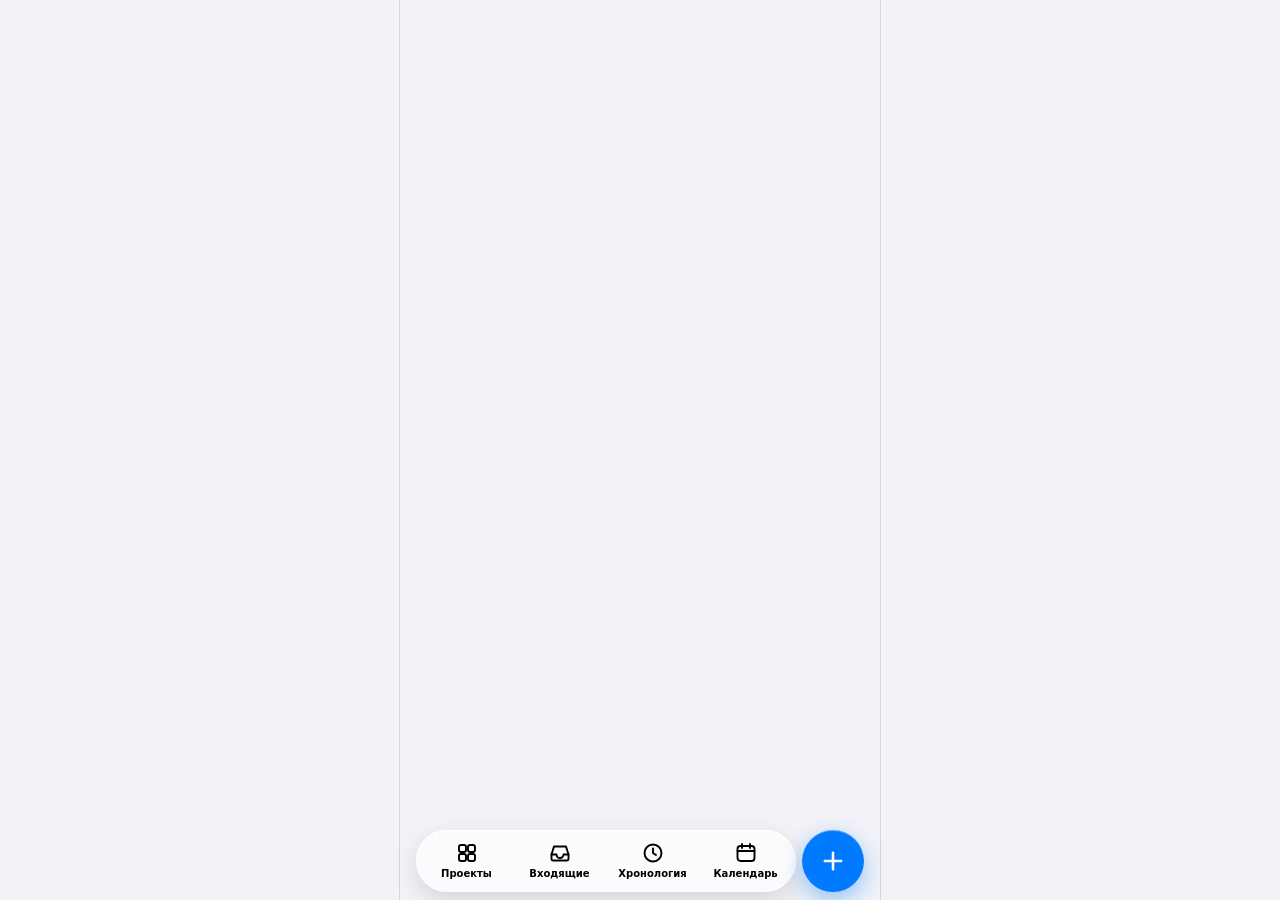
<file: index.html>
<!doctype html>
<html lang="ru"><head><meta charset="utf-8"><meta name="viewport" content="width=device-width, initial-scale=1">
<title>PlanProjekt</title><meta http-equiv="refresh" content="0; url=beta/">
<style>body{font:17px -apple-system,system-ui,sans-serif;background:#000;color:#fff;display:grid;place-items:center;height:100vh;margin:0}a{color:#0A84FF}</style>
</head><body><p>Основной версии ещё нет — <a href="beta/">бета</a>.</p></body></html>
</file>
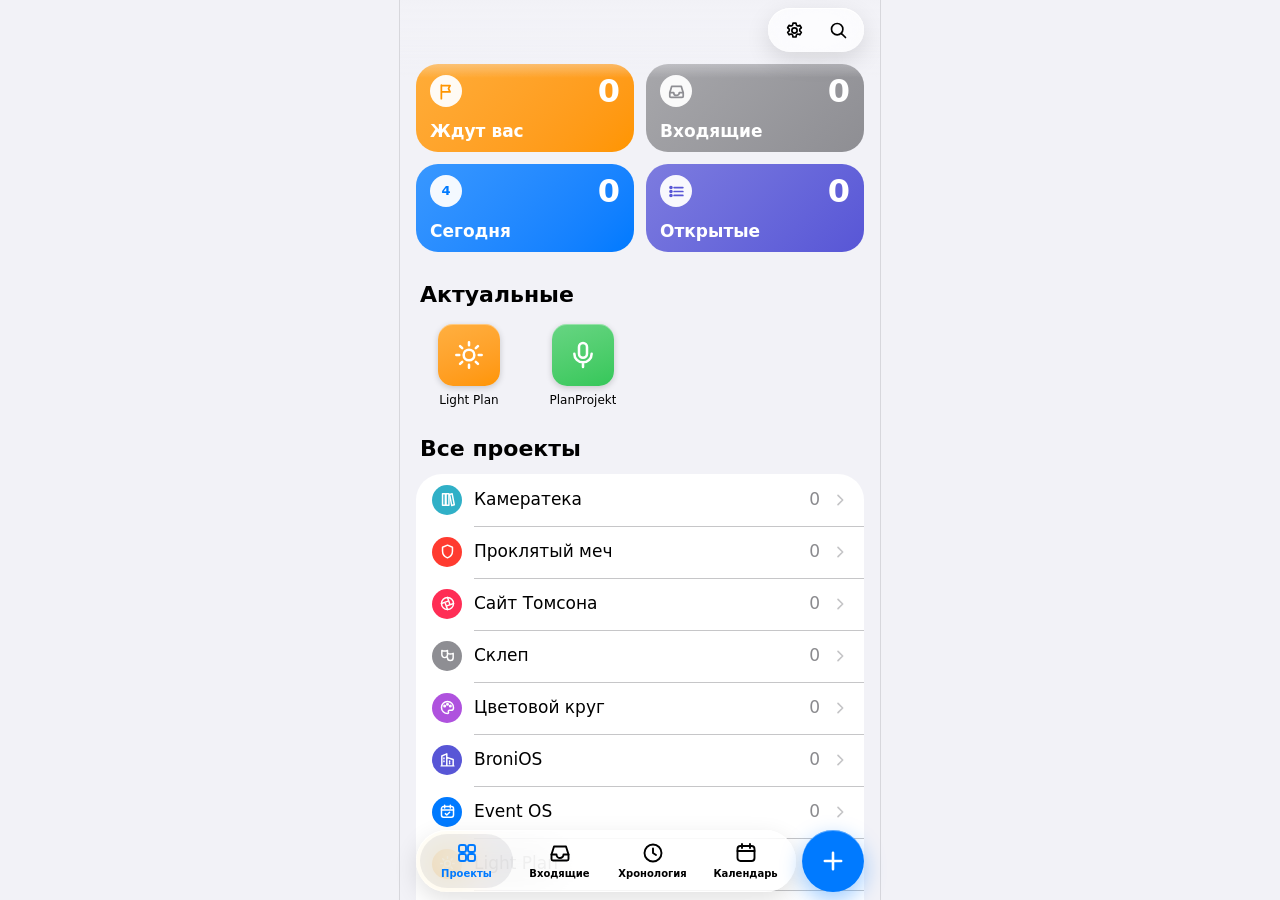
<file: beta/index.html>
<!doctype html>
<html lang="ru">
<head>
<meta charset="utf-8">
<meta name="viewport" content="width=device-width, initial-scale=1, viewport-fit=cover, interactive-widget=resizes-content">
<title>PlanProjekt β</title>
<meta name="description" content="Диктофон для вайбкодинга: идея или баг для проекта — на ходу, текстом и картинкой.">
<meta name="theme-color" content="#000000">
<meta name="apple-mobile-web-app-capable" content="yes">
<meta name="mobile-web-app-capable" content="yes">
<meta name="apple-mobile-web-app-status-bar-style" content="black-translucent">
<meta name="apple-mobile-web-app-title" content="PlanProjekt β">
<link rel="manifest" href="manifest.webmanifest">
<link rel="apple-touch-icon" href="icon-180.png">
<link rel="icon" href="icon-192.png">
<link rel="stylesheet" href="css/tokens.css">
<link rel="stylesheet" href="css/app.css">
</head>
<body>
<div id="app">
  <section class="tab" data-tab="projects"></section>
  <section class="tab" data-tab="inbox"></section>
  <section class="tab" data-tab="timeline"></section>
  <section class="tab" data-tab="calendar"></section>
</div>
<nav class="tabbar glass" aria-label="Разделы">
  <button data-tab="projects"><svg class="ic" viewBox="0 0 24 24" fill="none" stroke="currentColor" stroke-width="1.9" stroke-linecap="round" stroke-linejoin="round"><rect x="4" y="4" width="7" height="7" rx="2"/><rect x="13" y="4" width="7" height="7" rx="2"/><rect x="4" y="13" width="7" height="7" rx="2"/><rect x="13" y="13" width="7" height="7" rx="2"/></svg>Проекты</button>
  <button data-tab="inbox"><svg class="ic" viewBox="0 0 24 24" fill="none" stroke="currentColor" stroke-width="1.9" stroke-linecap="round" stroke-linejoin="round"><path d="M3.5 13.5 6 5.5h12l2.5 8V18a1.5 1.5 0 0 1-1.5 1.5H5A1.5 1.5 0 0 1 3.5 18z"/><path d="M3.5 13.5H8.5a3.5 3.5 0 0 0 7 0h5"/></svg>Входящие<span class="badge" hidden></span></button>
  <button data-tab="timeline"><svg class="ic" viewBox="0 0 24 24" fill="none" stroke="currentColor" stroke-width="1.9" stroke-linecap="round" stroke-linejoin="round"><circle cx="12" cy="12" r="8.5"/><path d="M12 7.5V12l3 2"/></svg>Хронология</button>
  <button data-tab="calendar"><svg class="ic" viewBox="0 0 24 24" fill="none" stroke="currentColor" stroke-width="1.9" stroke-linecap="round" stroke-linejoin="round"><rect x="3.5" y="5" width="17" height="15" rx="3"/><path d="M3.5 10h17M8 3v4M16 3v4"/></svg>Календарь</button>
</nav>
<button class="fab" aria-label="Новая запись"><svg class="ic" viewBox="0 0 24 24" fill="none" stroke="currentColor" stroke-width="2.2" stroke-linecap="round"><path d="M12 5v14M5 12h14"/></svg></button>
<div id="sheets"></div>
<div class="undo" id="undo"><span id="undo-text"></span><button id="undo-btn">Вернуть</button></div>
<script type="module" src="js/app.js"></script>
</body>
</html>
</file>
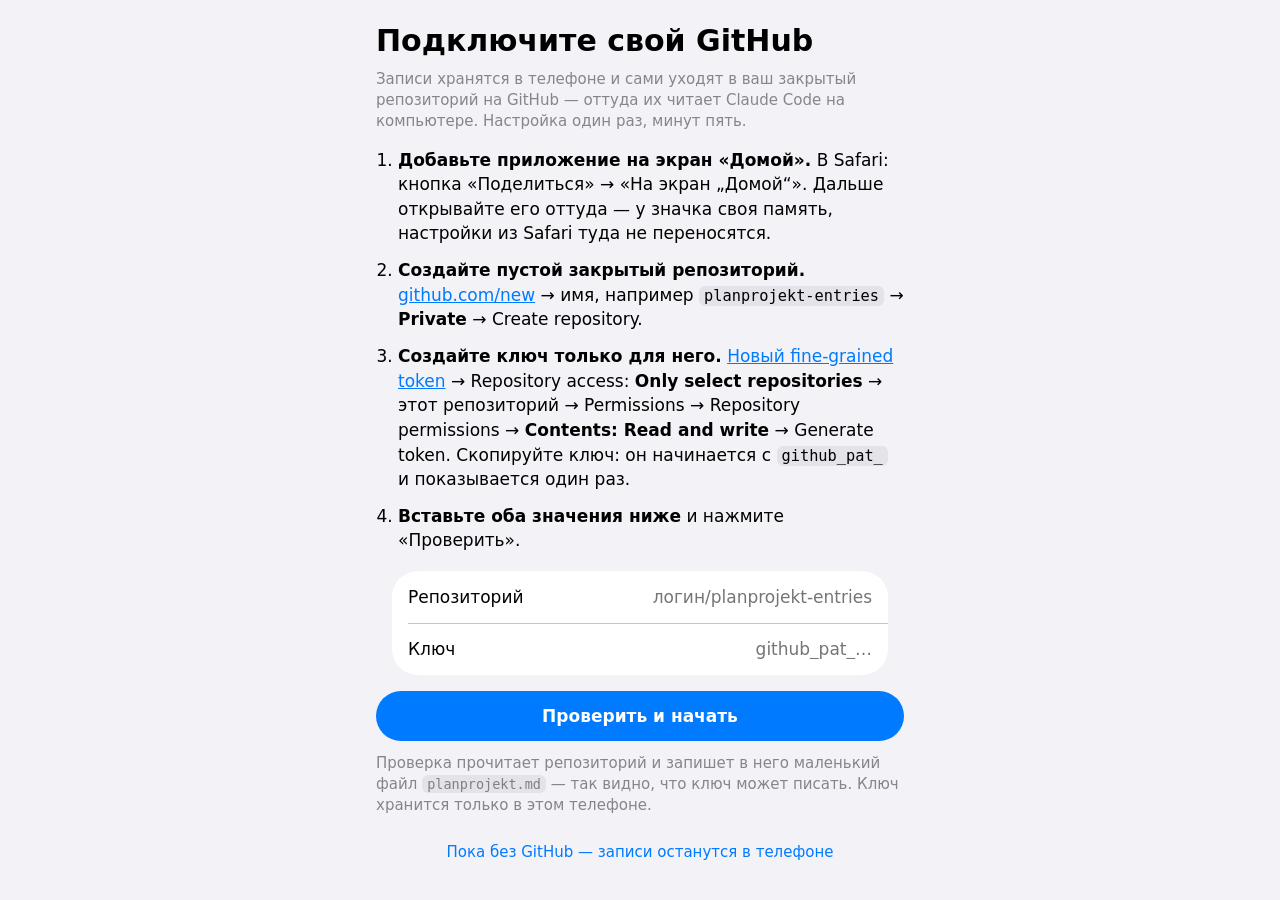
<file: friend/index.html>
<!doctype html>
<html lang="ru">
<head>
<meta charset="utf-8">
<meta name="viewport" content="width=device-width, initial-scale=1, viewport-fit=cover, interactive-widget=resizes-content">
<title>PlanProjekt</title>
<meta name="description" content="Диктофон для вайбкодинга: идея или баг для проекта — на ходу, текстом и картинкой.">
<meta name="theme-color" content="#000000">
<meta name="apple-mobile-web-app-capable" content="yes">
<meta name="mobile-web-app-capable" content="yes">
<meta name="apple-mobile-web-app-status-bar-style" content="black-translucent">
<meta name="apple-mobile-web-app-title" content="PlanProjekt">
<link rel="manifest" href="manifest.webmanifest">
<link rel="apple-touch-icon" href="icon-180.png">
<link rel="icon" href="icon-192.png">
<link rel="stylesheet" href="css/tokens.css">
<link rel="stylesheet" href="css/app.css">
</head>
<body>
<div id="app">
  <section class="tab" data-tab="projects"></section>
  <section class="tab" data-tab="inbox"></section>
  <section class="tab" data-tab="timeline"></section>
  <section class="tab" data-tab="calendar"></section>
</div>
<nav class="tabbar glass" aria-label="Разделы">
  <button data-tab="projects"><svg class="ic" viewBox="0 0 24 24" fill="none" stroke="currentColor" stroke-width="1.9" stroke-linecap="round" stroke-linejoin="round"><rect x="4" y="4" width="7" height="7" rx="2"/><rect x="13" y="4" width="7" height="7" rx="2"/><rect x="4" y="13" width="7" height="7" rx="2"/><rect x="13" y="13" width="7" height="7" rx="2"/></svg>Проекты</button>
  <button data-tab="inbox"><svg class="ic" viewBox="0 0 24 24" fill="none" stroke="currentColor" stroke-width="1.9" stroke-linecap="round" stroke-linejoin="round"><path d="M3.5 13.5 6 5.5h12l2.5 8V18a1.5 1.5 0 0 1-1.5 1.5H5A1.5 1.5 0 0 1 3.5 18z"/><path d="M3.5 13.5H8.5a3.5 3.5 0 0 0 7 0h5"/></svg>Входящие<span class="badge" hidden></span></button>
  <button data-tab="timeline"><svg class="ic" viewBox="0 0 24 24" fill="none" stroke="currentColor" stroke-width="1.9" stroke-linecap="round" stroke-linejoin="round"><circle cx="12" cy="12" r="8.5"/><path d="M12 7.5V12l3 2"/></svg>Хронология</button>
  <button data-tab="calendar"><svg class="ic" viewBox="0 0 24 24" fill="none" stroke="currentColor" stroke-width="1.9" stroke-linecap="round" stroke-linejoin="round"><rect x="3.5" y="5" width="17" height="15" rx="3"/><path d="M3.5 10h17M8 3v4M16 3v4"/></svg>Календарь</button>
</nav>
<button class="fab" aria-label="Новая запись"><svg class="ic" viewBox="0 0 24 24" fill="none" stroke="currentColor" stroke-width="2.2" stroke-linecap="round"><path d="M12 5v14M5 12h14"/></svg></button>
<div id="sheets"></div>
<div class="undo" id="undo"><span id="undo-text"></span><button id="undo-btn">Вернуть</button></div>
<script type="module" src="js/app.js"></script>
</body>
</html>
</file>
<file: beta/css/tokens.css>
/* PlanProjekt design tokens. One table for web and Swift: docs/design_tokens.md.
   Surfaces, text and accents are iOS system colours (the look is native
   Reminders/Notes, refs/15, refs/08). Glass recipe, motion and gesture
   numbers are copied from Light Plan web beta @ ca30b3d (light_plan:Light_Plan/
   beta/index.html, :root ~line 1309, zoomYear12ToMonth ~18463, holdForFan
   ~36035, showUndo ~19746). Theme: system by default; data-theme overrides. */

:root {
  color-scheme: light dark;

  /* ---- dark (default) ---- */
  --bg: #000000;                    /* systemBackground (grouped, dark) */
  --group: #1C1C1E;                 /* secondarySystemGroupedBackground */
  --group-2: #2C2C2E;               /* tertiarySystemGroupedBackground */
  --press: #3A3A3C;
  --ink: #FFFFFF;                   /* label */
  --ink-2: rgba(235,235,245,0.60);  /* secondaryLabel */
  --ink-3: rgba(235,235,245,0.30);  /* tertiaryLabel */
  --ink-4: rgba(235,235,245,0.18);  /* quaternaryLabel */
  --sep: rgba(84,84,88,0.65);       /* separator */
  --fill: rgba(120,120,128,0.36);   /* systemFill */
  --fill-2: rgba(120,120,128,0.24); /* tertiarySystemFill */
  --scrim: rgba(0,0,0,0.48);

  /* glass — Light Plan names; blur added for iOS 26 bars (Light Plan keeps
     blur off only where glass lies on text it must not smear) */
  --glass-optic: blur(22px) saturate(1.8) brightness(1.06);
  --glass-fill: rgba(44,44,46,0.62);
  --glass-shine: rgba(255,255,255,0.22);
  --glass-cast: rgba(0,0,0,0.45);
  --sheet-glass: rgba(28,28,30,0.86);

  /* system colours, dark variants */
  --red: #FF453A; --orange: #FF9F0A; --yellow: #FFD60A; --green: #30D158;
  --mint: #63E6E2; --teal: #40CBE0; --cyan: #64D2FF; --blue: #0A84FF;
  --indigo: #5E5CE6; --purple: #BF5AF2; --pink: #FF375F; --brown: #AC8E68;
  --gray: #8E8E93;

  /* status colours (docs/screens.md §4) */
  --st-open: var(--ink-3);
  --st-taken: var(--blue);
  --st-done: var(--orange);
  --st-verified: var(--gray);
  --st-reopened: var(--red);
  --accent: var(--blue);

  /* type: iOS text styles, pt = CSS px */
  --t-large: 34px; --t-title: 22px; --t-head: 17px; --t-body: 17px;
  --t-sub: 15px; --t-foot: 13px; --t-cap: 12px;
  --font: -apple-system, BlinkMacSystemFont, "SF Pro Text", "Helvetica Neue", system-ui, sans-serif;

  /* shape and space */
  --r-group: 26px; --r-tile: 22px; --r-sheet: 38px; --r-field: 12px;
  --pad: 16px; --row: 52px; --hit: 44px;

  /* motion (Light Plan) */
  --ease-zoom: cubic-bezier(0.3,0.7,0.1,1);
  --dur-zoom: 460ms;
  --ease-sheet: cubic-bezier(0.32,0.72,0,1);
  --dur-sheet: 420ms;
}

@media (prefers-color-scheme: light) {
  :root:not([data-theme="dark"]) {
    --bg: #F2F2F7; --group: #FFFFFF; --group-2: #F2F2F7; --press: #E5E5EA;
    --ink: #000000; --ink-2: rgba(60,60,67,0.60); --ink-3: rgba(60,60,67,0.30);
    --ink-4: rgba(60,60,67,0.18); --sep: rgba(60,60,67,0.29);
    --fill: rgba(120,120,128,0.20); --fill-2: rgba(118,118,128,0.12);
    --scrim: rgba(0,0,0,0.25);
    --glass-optic: blur(22px) saturate(1.8) brightness(1.02);
    --glass-fill: rgba(255,255,255,0.66); --glass-shine: rgba(255,255,255,0.95);
    --glass-cast: rgba(0,0,0,0.12); --sheet-glass: rgba(242,242,247,0.90);
    --red: #FF3B30; --orange: #FF9500; --yellow: #FFCC00; --green: #34C759;
    --mint: #00C7BE; --teal: #30B0C7; --cyan: #32ADE6; --blue: #007AFF;
    --indigo: #5856D6; --purple: #AF52DE; --pink: #FF2D55; --brown: #A2845E;
    --gray: #8E8E93;
  }
}
:root[data-theme="light"] {
  --bg: #F2F2F7; --group: #FFFFFF; --group-2: #F2F2F7; --press: #E5E5EA;
  --ink: #000000; --ink-2: rgba(60,60,67,0.60); --ink-3: rgba(60,60,67,0.30);
  --ink-4: rgba(60,60,67,0.18); --sep: rgba(60,60,67,0.29);
  --fill: rgba(120,120,128,0.20); --fill-2: rgba(118,118,128,0.12);
  --scrim: rgba(0,0,0,0.25);
  --glass-optic: blur(22px) saturate(1.8) brightness(1.02);
  --glass-fill: rgba(255,255,255,0.66); --glass-shine: rgba(255,255,255,0.95);
  --glass-cast: rgba(0,0,0,0.12); --sheet-glass: rgba(242,242,247,0.90);
  --red: #FF3B30; --orange: #FF9500; --yellow: #FFCC00; --green: #34C759;
  --mint: #00C7BE; --teal: #30B0C7; --cyan: #32ADE6; --blue: #007AFF;
  --indigo: #5856D6; --purple: #AF52DE; --pink: #FF2D55; --brown: #A2845E;
  --gray: #8E8E93;
}
</file>
<file: beta/css/app.css>
* { margin: 0; padding: 0; box-sizing: border-box; -webkit-tap-highlight-color: transparent; }
html, body { height: 100%; overscroll-behavior: none; }
/* iOS 26 home-screen app (WebKit bug 301108): while the page is shorter than the screen, iOS
   gives it a box 62 pt short (innerHeight and 100dvh 812 of 874) and draws nothing below it —
   Alexey's cut-off list, 17.11. A page as tall as the screen gets the whole screen. The height
   sits on <html>: on <body> it held on the home screen but not inside a project (measured).
   Rule as in frappe-ui PR 1284; capped by 100lvh so it never makes the page scroll. */
@media (display-mode: standalone) {
  html { min-height: min(100lvh, calc(100% + env(safe-area-inset-top))); }
}
/* Bottom bar and «+» sit where iOS 26's own tab bar does: Watch app on the iPhone 17 Pro
   simulator, bar bottom 22 pt above the screen edge (34 pt home-indicator zone − 12).
   Alexey, 17.11: «меню надо тоже опустить». 8 pt on phones without a home indicator. */
:root { --bar-bottom: max(8px, calc(env(safe-area-inset-bottom) - 12px)); }
body {
  background: var(--bg); color: var(--ink); font: 400 var(--t-body)/1.35 var(--font);
  -webkit-font-smoothing: antialiased; -webkit-text-size-adjust: 100%;
  -webkit-user-select: none; user-select: none; -webkit-touch-callout: none;
}
textarea, input { font: inherit; color: inherit; -webkit-user-select: text; user-select: text; }
button { font: inherit; color: inherit; background: none; border: 0; cursor: pointer; }
.ic { width: 22px; height: 22px; flex: none; display: block; }
.sr { position: absolute; width: 1px; height: 1px; overflow: hidden; clip: rect(0 0 0 0); }

#app { position: fixed; inset: 0; overflow: hidden; }
.tab { position: absolute; inset: 0; display: none; }
.tab.on { display: block; }

/* ---------- screens and the push transition ---------- */
.screen {
  position: absolute; inset: 0; overflow: hidden; background: var(--bg);
  transition: transform var(--dur-sheet) var(--ease-sheet), filter var(--dur-sheet) var(--ease-sheet);
  will-change: transform;
}
.scroller {
  position: absolute; inset: 0; overflow-y: auto; overflow-x: hidden; overscroll-behavior: contain;
  padding-bottom: calc(env(safe-area-inset-bottom) + 120px); -webkit-overflow-scrolling: touch; scrollbar-width: none;
}
.scroller::-webkit-scrollbar { display: none; }
.screen[data-composer] .scroller { padding-bottom: calc(env(safe-area-inset-bottom) + var(--composer-h, 64px) + 80px); }
.screen.enter { transform: translateX(100%); }
.screen.under { transform: translateX(-28%); filter: brightness(0.7); pointer-events: none; }
.screen.leave { transform: translateX(100%); }
.screen.nofx { transition: none; }

/* ---------- top bar: glass buttons over content, iOS 26 ---------- */
.topbar {
  position: sticky; top: 0; z-index: 20; display: flex; align-items: center; gap: 10px;
  padding: calc(env(safe-area-inset-top) + 8px) var(--pad) 8px; min-height: calc(env(safe-area-inset-top) + 60px);
  pointer-events: none;
}
.topbar::before {
  content: ""; position: absolute; inset: 0 0 -18px; z-index: -1; pointer-events: none;
  background: linear-gradient(var(--bg) 0%, color-mix(in srgb, var(--bg) 85%, transparent) 55%, transparent);
}
.topbar > * { pointer-events: auto; }
.topbar .spacer { flex: 1; pointer-events: none; }
.topbar .mini-title {
  position: absolute; left: 76px; right: 76px; text-align: center; font-weight: 600; font-size: var(--t-head);
  white-space: nowrap; overflow: hidden; text-overflow: ellipsis; opacity: 0; transition: opacity .2s; pointer-events: none;
}
.screen.scrolled .topbar .mini-title { opacity: 1; }
.glass {
  background: var(--glass-fill);
  -webkit-backdrop-filter: var(--glass-optic); backdrop-filter: var(--glass-optic);
  box-shadow: inset 0 1px 0 var(--glass-shine), inset 0 0 0 0.5px color-mix(in srgb, var(--glass-shine) 40%, transparent), 0 8px 24px var(--glass-cast);
}
.glass-btn {
  width: var(--hit); height: var(--hit); border-radius: 50%; display: grid; place-items: center; color: var(--ink);
  background: var(--glass-fill); -webkit-backdrop-filter: var(--glass-optic); backdrop-filter: var(--glass-optic);
  box-shadow: inset 0 1px 0 var(--glass-shine), 0 6px 18px var(--glass-cast);
  transition: transform .15s;
}
.glass-btn:active, .glass-group button:active { transform: scale(0.92); }
.glass-btn.accent { background: var(--accent); color: #fff; }
.glass-btn.accent:disabled { background: var(--fill); color: var(--ink-3); }
.glass-group { display: flex; border-radius: 22px; height: var(--hit); padding: 0 4px; }
.glass-group button { width: 44px; height: 44px; display: grid; place-items: center; transition: transform .15s; }
.glass-btn .ic, .glass-group .ic { width: 21px; height: 21px; }

.large-title { font-size: var(--t-large); font-weight: 700; letter-spacing: 0.37px; padding: 2px var(--pad) 10px; line-height: 1.15; }
.large-title.tinted { color: var(--c, var(--ink)); }
.subline { padding: 0 var(--pad) 14px; color: var(--ink-2); font-size: var(--t-sub); }
.sec-title { font-size: var(--t-title); font-weight: 700; padding: 22px calc(var(--pad) + 4px) 10px; }
.sec-cap { font-size: var(--t-foot); color: var(--ink-2); padding: 18px calc(var(--pad) + 16px) 7px; text-transform: none; }

/* ---------- tab bar + plus ---------- */
.tabbar {
  position: fixed; z-index: 40; left: var(--pad); right: calc(var(--pad) + 68px);
  bottom: var(--bar-bottom); height: 62px; border-radius: 31px;
  display: grid; grid-template-columns: repeat(4, 1fr); padding: 4px; transition: transform .3s var(--ease-sheet), opacity .3s;
}
.tabbar button {
  display: flex; flex-direction: column; align-items: center; justify-content: center; gap: 2px;
  border-radius: 27px; font-size: 10px; font-weight: 600; color: var(--ink); position: relative;
}
.tabbar button .ic { width: 24px; height: 24px; }
.tabbar button.on { color: var(--accent); background: var(--fill-2); }
.tabbar .badge {
  position: absolute; top: 3px; left: calc(50% + 6px); min-width: 17px; height: 17px; border-radius: 9px; padding: 0 5px;
  background: var(--red); color: #fff; font-size: 11px; line-height: 17px; text-align: center;
}
.fab {
  position: fixed; z-index: 41; right: var(--pad); bottom: var(--bar-bottom);
  width: 62px; height: 62px; border-radius: 50%; background: var(--accent); color: #fff; display: grid; place-items: center;
  box-shadow: inset 0 1px 0 rgba(255,255,255,0.35), 0 8px 22px color-mix(in srgb, var(--accent) 40%, transparent);
  transition: transform .15s, bottom .3s var(--ease-sheet);
}
.fab[hidden] { display: none; }
.fab .ic { width: 28px; height: 28px; stroke-width: 2.2; }
.fab:active { transform: scale(0.92); }
body.composer .tabbar { transform: translateY(140%); opacity: 0; pointer-events: none; }
body.composer .fab { bottom: calc(env(safe-area-inset-bottom) + var(--composer-h, 64px) + 14px); width: 52px; height: 52px; }

/* ---------- home tiles (Reminders, refs/15) ---------- */
/* Icon pinned to the corner: a <button> centres its content on iOS, which put the icon on the label
   (Alexey, 17.11: «кружочки липнут к тексту»). */
.tiles { display: grid; grid-template-columns: 1fr 1fr; gap: 12px; padding: 4px var(--pad) 6px; }
.tile {
  position: relative; height: 88px; border-radius: var(--r-tile); padding: 11px 14px 10px; text-align: left; color: #fff;
  background: linear-gradient(135deg, color-mix(in srgb, var(--c) 78%, white) 0%, var(--c) 100%);
  overflow: hidden; transition: transform .15s;
}
.tile:active { transform: scale(0.97); }
.tile .t-ic { position: absolute; top: 11px; left: 14px; width: 32px; height: 32px; border-radius: 50%; background: rgba(255,255,255,0.95); color: var(--c); display: grid; place-items: center; }
.tile .t-ic .ic { width: 19px; height: 19px; stroke-width: 2.2; }
.tile .t-n { position: absolute; top: 6px; right: 14px; font-size: 32px; font-weight: 700; font-variant-numeric: tabular-nums; }
.tile .t-l { position: absolute; left: 14px; bottom: 9px; font-size: var(--t-head); font-weight: 600; }
.tile.dim { --c: var(--gray); }

/* ---------- project icons, home-screen grid ---------- */
.pgrid { display: grid; grid-template-columns: repeat(4, 1fr); gap: 16px 8px; padding: 4px var(--pad) 4px; }
.papp { display: flex; flex-direction: column; align-items: center; gap: 6px; transition: transform .15s; min-width: 0; }
.papp:active { transform: scale(0.92); }
.papp .pico.xl { position: relative; }
.papp .p-t { font-size: var(--t-cap); text-align: center; max-width: 100%; white-space: nowrap; overflow: hidden; text-overflow: ellipsis; }
.papp .p-n {
  position: absolute; top: -5px; right: -7px; min-width: 22px; height: 22px; border-radius: 11px; padding: 0 6px;
  background: var(--red); color: #fff; font-size: 13px; font-weight: 600; line-height: 22px; text-align: center;
  box-shadow: 0 0 0 2px var(--bg);
}
.pico {
  --c: var(--gray); width: 30px; height: 30px; border-radius: 50%; background: var(--c); color: #fff;
  display: grid; place-items: center; flex: none;
}
.pico .ic { width: 17px; height: 17px; stroke-width: 2.1; }
.pico.sm { width: 22px; height: 22px; }
.pico.sm .ic { width: 13px; height: 13px; }
.pico.lg { width: 44px; height: 44px; }
.pico.lg .ic { width: 24px; height: 24px; }
.pico.xl {
  width: 62px; height: 62px; border-radius: 15px;
  background: linear-gradient(160deg, color-mix(in srgb, var(--c) 75%, white), var(--c));
  box-shadow: inset 0 1px 0 rgba(255,255,255,0.35), 0 2px 6px rgba(0,0,0,0.18);
}
.pico.xl .ic { width: 32px; height: 32px; stroke-width: 1.9; }

/* ---------- grouped list ---------- */
.group { margin: 0 var(--pad); background: var(--group); border-radius: var(--r-group); overflow: hidden; }
.row {
  display: flex; align-items: center; gap: 12px; min-height: var(--row); padding: 9px 16px; width: 100%; text-align: left;
  position: relative;
}
.row + .row::before, .row + .row-wrap::before, .row-wrap + .row::before, .row-wrap + .row-wrap::before {
  content: ""; position: absolute; top: 0; right: 0; left: var(--sep-left, 58px); border-top: 0.5px solid var(--sep);
}
.row-wrap { position: relative; }
button.row:active, .row.tap:active { background: var(--press); }
.row .r-main { flex: 1; min-width: 0; }
.row .r-t { display: block; font-size: var(--t-body); overflow: hidden; text-overflow: ellipsis; }
.row .r-s { display: block; font-size: var(--t-sub); color: var(--ink-2); }
.row .r-n { color: var(--ink-2); font-variant-numeric: tabular-nums; }
.row .chev { color: var(--ink-3); width: 16px; height: 16px; stroke-width: 2.4; }
.row .r-ic { width: 30px; height: 30px; border-radius: 8px; display: grid; place-items: center; color: #fff; background: var(--c, var(--gray)); flex: none; }
.row .r-ic .ic { width: 18px; height: 18px; }
.row.danger { color: var(--red); }
.row.accent-t { color: var(--accent); }
.row .val { color: var(--ink-2); }
.toggle {
  width: 51px; height: 31px; border-radius: 16px; background: var(--fill); position: relative; flex: none; transition: background .2s;
}
.toggle::after {
  content: ""; position: absolute; top: 2px; left: 2px; width: 27px; height: 27px; border-radius: 50%; background: #fff;
  box-shadow: 0 2px 6px rgba(0,0,0,0.2); transition: transform .25s var(--ease-sheet);
}
.toggle.on { background: var(--green); }
.toggle.on::after { transform: translateX(20px); }
.toggle[disabled] { opacity: 0.5; }

/* ---------- segmented control ---------- */
.seg {
  display: grid; grid-auto-flow: column; grid-auto-columns: 1fr; margin: 4px var(--pad) 12px; padding: 2px;
  background: var(--fill-2); border-radius: 18px; height: 36px;
}
.seg button { border-radius: 16px; font-size: var(--t-foot); font-weight: 600; color: var(--ink); }
.seg button.on { background: var(--group-2); box-shadow: 0 2px 8px rgba(0,0,0,0.12); }
:root[data-theme="light"] .seg button.on, .seg button.on { background: var(--seg-on, var(--group)); }
.seg .n { color: var(--ink-2); font-weight: 500; margin-left: 4px; }

/* ---------- feed: one note (refs/01) ---------- */
/* Each entry is its own block, headed by date and tags (Alexey, 16.11: «заметки нуарных детективов») */
.feed { padding: 0 var(--pad) 8px; display: flex; flex-direction: column; gap: 10px; }
.para { position: relative; overflow: hidden; border-radius: 20px; }
.para .sw-body { position: relative; z-index: 1; background: var(--group); display: flex; flex-direction: column; gap: 6px; padding: 12px 16px 14px; border-radius: 20px; transition: transform .28s var(--ease-sheet); }
.p-head { display: flex; align-items: center; flex-wrap: wrap; gap: 4px 8px; font-size: var(--t-sub); line-height: 1.3; }
.p-head .p-date { font-weight: 600; color: var(--ink); }
.p-head .p-tags { color: var(--accent); }
/* Tags take the colour of the entry's type (Alexey, 18.11: «Хештеги надо красить в цвет задачи») */
.p-head .p-tags.t-bug { color: var(--red); }
.p-head .p-tags.t-idea { color: var(--yellow); }
:root[data-theme="light"] .p-head .p-tags.t-idea { color: #B88A00; }
.p-head .p-tags.t-task { color: var(--blue); }
.p-head .p-tags.t-question { color: var(--purple); }
.p-head .p-tags:not(:empty)::before { content: "·"; color: var(--ink-3); margin-right: 8px; }
.p-head .sd { width: 18px; height: 18px; }
/* The circle is a button (Alexey, 17.11: «1А»); its hit area reaches 40 pt. */
.p-head .sd::before { content: ""; position: absolute; inset: -11px; }
/* Status colour as a stripe on the left (Alexey, 17.11: «2А»); open entries stay without colour. */
.para .sw-body::after { content: ""; position: absolute; left: 0; top: 14px; bottom: 14px; width: 4px; border-radius: 0 3px 3px 0; background: transparent; }
.para.st-taken .sw-body::after { background: var(--st-taken); }
.para.st-done_beta .sw-body::after { background: var(--st-done); }
.para.st-reopened .sw-body::after { background: var(--st-reopened); }
.para.st-verified .sw-body::after { background: var(--st-verified); }
.list-bar { display: flex; align-items: center; justify-content: space-between; padding: 2px calc(var(--pad) + 4px) 8px; font-size: var(--t-foot); color: var(--ink-2); }
.sort-btn { display: inline-flex; align-items: center; gap: 5px; color: var(--accent); font-size: var(--t-foot); font-weight: 500; min-height: 32px; }
.sort-btn .ic { width: 15px; height: 15px; }
.entry-stamp { padding: 0 var(--pad) 8px; }
.cap .cap-head { margin-bottom: 8px; }
/* type bar at the bottom of a feed: the type is the first tap */
.typebar .tb-row { flex: 1; display: flex; gap: 6px; padding: 6px; border-radius: 28px; }
.typebar button { flex: 1; height: 42px; border-radius: 21px; display: inline-flex; align-items: center; justify-content: center; gap: 6px; font-size: var(--t-sub); font-weight: 600; color: var(--ink); background: var(--fill-2); }
.typebar button:active { background: var(--press); }
.typebar .tb-dot { width: 8px; height: 8px; border-radius: 50%; background: var(--c, var(--gray)); }
.typebar .type-idea { --c: var(--yellow); } .typebar .type-bug { --c: var(--red); }
.typebar .type-task { --c: var(--blue); } .typebar .type-question { --c: var(--purple); }
.typebar .tb-plus { flex: none; width: 42px; color: var(--accent); }
.typebar .tb-plus .ic { width: 20px; height: 20px; stroke-width: 2.4; }
.para .sw-bg { position: absolute; inset: 0; display: flex; align-items: center; color: #fff; font-weight: 600; font-size: var(--t-sub); padding: 0 22px; gap: 8px; }
.para .sw-left { background: var(--red); justify-content: flex-end; }
.para .sw-right { background: var(--gray); justify-content: flex-start; }
.para .sw-bg .ic { width: 22px; height: 22px; transition: transform .2s; }
.para .sw-bg.armed .ic { transform: scale(1.25); }
.para .sw-bg { visibility: hidden; }
.para.sw-l .sw-left, .para.sw-r .sw-right { visibility: visible; }
.para.lifted .sw-body { background: var(--group); border-radius: 16px; transform: scale(1.02); box-shadow: 0 10px 30px rgba(0,0,0,0.25); }
.para .p-dot { padding-top: 1px; }
.para .p-main { flex: 1; min-width: 0; }
.para .p-text { font-size: var(--t-body); line-height: 1.47; white-space: pre-wrap; word-wrap: break-word; }
.para.closed .p-text { color: var(--ink-2); }
.para.dropped .p-text { text-decoration: line-through; color: var(--ink-3); }
.para .p-meta { display: flex; flex-wrap: wrap; align-items: center; gap: 6px; margin-top: 5px; font-size: var(--t-foot); color: var(--ink-2); }
.para .p-img { display: block; width: 100%; margin-top: 10px; border-radius: 12px; max-height: 420px; object-fit: cover; background: var(--fill-2); }
.para .p-imgs { display: grid; gap: 6px; grid-template-columns: 1fr; }
.para .p-imgs.two { grid-template-columns: 1fr 1fr; }
.chip {
  display: inline-flex; align-items: center; gap: 4px; padding: 2px 8px; border-radius: 9px; font-size: var(--t-cap); font-weight: 600;
  background: var(--fill-2); color: var(--ink-2); line-height: 18px;
}
.chip.type-bug { color: var(--red); background: color-mix(in srgb, var(--red) 14%, transparent); }
.chip.type-idea { color: var(--yellow); background: color-mix(in srgb, var(--yellow) 16%, transparent); }
:root[data-theme="light"] .chip.type-idea { color: #B88A00; }
.chip.type-task { color: var(--blue); background: color-mix(in srgb, var(--blue) 14%, transparent); }
.chip.type-question { color: var(--purple); background: color-mix(in srgb, var(--purple) 14%, transparent); }
.chip.st-done_beta { color: var(--orange); background: color-mix(in srgb, var(--orange) 16%, transparent); }
.chip.st-reopened { color: var(--red); background: color-mix(in srgb, var(--red) 14%, transparent); }
.chip.st-taken { color: var(--blue); background: color-mix(in srgb, var(--blue) 14%, transparent); }
.chip.tag::before { content: "#"; opacity: 0.6; }
.chip.due { color: var(--ink); }
.chip.due.late { color: var(--red); }

/* status circles */
.sd { width: 24px; height: 24px; border-radius: 50%; display: grid; place-items: center; flex: none; position: relative; }
.sd-open { box-shadow: inset 0 0 0 1.6px var(--sc, var(--ink-3)); }
.sd-taken { box-shadow: inset 0 0 0 1.6px var(--sc, var(--st-taken)); }
.sd-taken::after { content: ""; width: 10px; height: 10px; border-radius: 50%; background: var(--sc, var(--st-taken)); }
.sd-done_beta { background: var(--sc, var(--st-done)); box-shadow: inset 0 0 0 1.6px var(--sc, var(--st-done)); }
.sd-done_beta::after { content: ""; width: 9px; height: 9px; border-radius: 50%; background: #fff; }
.sd-verified { background: var(--sc, var(--st-verified)); color: #fff; }
.sd-verified .ic { width: 15px; height: 15px; stroke-width: 2.8; }
.sd-reopened { box-shadow: inset 0 0 0 2px var(--sc, var(--st-reopened)); }
.sd.ty-bug { --sc: var(--red); }
.sd.ty-idea { --sc: var(--yellow); }
:root[data-theme="light"] .sd.ty-idea { --sc: #B88A00; }
.sd.ty-task { --sc: var(--blue); }
.sd.ty-question { --sc: var(--purple); }
.sd-dropped { box-shadow: inset 0 0 0 1.6px var(--ink-4); }
.sd-dropped i { width: 10px; border-top: 1.6px solid var(--ink-3); }

/* agent question under a paragraph */
.ask { margin-top: 10px; border-radius: 16px; background: var(--group); padding: 11px 12px 12px; }
.ask .a-q { display: flex; gap: 8px; font-size: var(--t-sub); line-height: 1.4; }
.ask .a-q .ic { color: var(--purple); width: 18px; height: 18px; margin-top: 1px; }
.ask .a-by { font-size: var(--t-cap); color: var(--ink-2); margin: 2px 0 8px 26px; }
.ask form { display: flex; gap: 8px; align-items: flex-end; margin-left: 26px; }
.ask textarea {
  flex: 1; resize: none; border: 0; outline: 0; border-radius: 18px; background: var(--fill-2); padding: 7px 12px;
  font-size: var(--t-sub); line-height: 1.35; min-height: 34px;
}
.ask .send { width: 32px; height: 32px; border-radius: 50%; background: var(--accent); color: #fff; display: grid; place-items: center; flex: none; }
.ask .send:disabled { background: var(--fill); color: var(--ink-3); }
.ask .send .ic { width: 18px; height: 18px; stroke-width: 2.6; }
.ask .a-ans { margin: 6px 0 0 26px; font-size: var(--t-sub); color: var(--ink-2); }
.note-agent { margin-top: 8px; font-size: var(--t-sub); color: var(--ink-2); display: flex; gap: 6px; }
.note-agent .ic { width: 16px; height: 16px; margin-top: 2px; }

/* composer, like Messages */
.composer {
  position: absolute; z-index: 30; left: 0; right: 0; bottom: 0;
  padding: 8px 12px var(--bar-bottom); display: flex; align-items: flex-end; gap: 8px;
}
.composer::before {
  content: ""; position: absolute; inset: -24px 0 0; z-index: -1; pointer-events: none;
  background: linear-gradient(transparent, color-mix(in srgb, var(--bg) 88%, transparent) 40%, var(--bg));
}
.composer .c-box { flex: 1; border-radius: 22px; padding: 4px 4px 4px 14px; display: flex; align-items: flex-end; gap: 4px; min-height: 44px; }
.composer textarea { flex: 1; resize: none; border: 0; outline: 0; background: none; padding: 8px 0; line-height: 1.3; max-height: 140px; font-size: var(--t-body); }
.composer .c-send { width: 36px; height: 36px; border-radius: 50%; background: var(--accent); color: #fff; display: grid; place-items: center; flex: none; }
.composer .c-send:disabled { background: var(--fill); color: var(--ink-3); }
.composer .c-send .ic { width: 20px; height: 20px; stroke-width: 2.6; }
.composer .c-thumbs { display: flex; gap: 6px; padding: 6px 0 2px; }
.composer .c-thumbs img { width: 52px; height: 52px; object-fit: cover; border-radius: 10px; }
.composer .c-col { flex: 1; display: flex; flex-direction: column; min-width: 0; }

.empty { text-align: center; color: var(--ink-2); padding: 60px 32px; font-size: var(--t-sub); line-height: 1.45; }
.empty .ic { width: 44px; height: 44px; margin: 0 auto 12px; color: var(--ink-3); }

/* ---------- sheets ---------- */
#sheets { position: fixed; inset: 0; z-index: 100; pointer-events: none; }
#sheets > * { pointer-events: auto; }
.scrim { position: fixed; inset: 0; background: var(--scrim); opacity: 0; transition: opacity var(--dur-sheet); }
.scrim.on { opacity: 1; }
.menu-scrim { background: rgba(0,0,0,0.15); -webkit-backdrop-filter: blur(3px); backdrop-filter: blur(3px); }
.sheet {
  position: fixed; left: 0; right: 0; bottom: 0; max-height: calc(100% - env(safe-area-inset-top) - 10px);
  background: var(--sheet-glass); -webkit-backdrop-filter: var(--glass-optic); backdrop-filter: var(--glass-optic);
  border-radius: var(--r-sheet) var(--r-sheet) 0 0; transform: translateY(105%);
  transition: transform var(--dur-sheet) var(--ease-sheet); display: flex; flex-direction: column;
  box-shadow: 0 -6px 30px rgba(0,0,0,0.25); padding-bottom: env(safe-area-inset-bottom);
}
.sheet.tall { height: calc(100% - env(safe-area-inset-top) - 10px); }
.sheet.on { transform: none; }
.sheet > * { min-height: 0; }
.sheet .grab { width: 36px; height: 5px; border-radius: 3px; background: var(--ink-3); margin: 7px auto 0; flex: none; }
.sheet-head { display: flex; align-items: center; gap: 10px; padding: 10px 14px 6px; flex: none; }
.sheet-head h2 { flex: 1; text-align: center; font-size: var(--t-head); font-weight: 600; }
.sheet-body { overflow-y: auto; flex: 1; padding-bottom: 20px; }
.pick-list { padding-top: 6px; }

/* capture sheet */
.cap { display: flex; flex-direction: column; height: 100%; }
.cap .cap-field { margin: 8px var(--pad) 0; background: var(--group); border-radius: var(--r-group); padding: 14px 16px; }
.cap textarea {
  width: 100%; border: 0; outline: 0; background: none; resize: none; font-size: 22px; line-height: 1.3; min-height: 120px;
}
.cap textarea::placeholder { color: var(--ink-3); }
.cap .cap-thumbs { display: flex; gap: 8px; flex-wrap: wrap; margin-top: 10px; }
.cap .cap-thumbs .th { position: relative; }
.cap .cap-thumbs img { width: 76px; height: 76px; object-fit: cover; border-radius: 12px; display: block; }
.cap .cap-thumbs .x { position: absolute; top: -6px; right: -6px; width: 22px; height: 22px; border-radius: 50%; background: var(--ink-2); color: var(--bg); display: grid; place-items: center; }
.cap .cap-thumbs .x .ic { width: 12px; height: 12px; stroke-width: 3; }
.cap .cap-chips { display: flex; flex-wrap: wrap; gap: 6px; margin-top: 10px; }
.cap .cap-chips .chip { font-size: var(--t-foot); padding: 4px 10px; border-radius: 12px; }
.cap .cap-meta { margin-top: 12px; }
.cap .cap-scroll { flex: 1; overflow-y: auto; padding-bottom: 16px; }
/* The toolbar is the sheet's last strip, not a floating layer: floating, it covered the project and
   «Подробно» rows (Alexey's screenshot, 17.11). */
.accessory {
  position: relative; flex: none; z-index: 5; height: 52px; border-radius: 26px; margin: 4px 10px var(--bar-bottom);
  display: grid; grid-template-columns: repeat(4, 1fr); align-items: center;
}
/* Keyboard up: the sheet fits the visible area, and the toolbar sits on the keyboard — the home-bar
   gap is under the keyboard then (measured: 44 pt of empty space, Alexey's screenshot 17.11). */
.cap-sheet.tall { height: calc(var(--vvh, 100%) - env(safe-area-inset-top) - 10px); max-height: none; padding-bottom: 0; bottom: var(--kb, 0px); }
.kb-open .accessory { margin-bottom: 8px; }
/* With the keyboard up there are ~400 pt: a shorter empty field leaves room for the project buttons. */
.kb-open .cap textarea { min-height: 48px; }
.kb-open .cap .cap-pick { margin-top: 8px; }
.kb-open .cap .panel { bottom: calc(var(--kb, 0px) + 64px); }
.accessory button { height: 52px; display: grid; place-items: center; }
.accessory button.on { color: var(--accent); }
.accessory .ic { width: 24px; height: 24px; }
/* pickers of the accessory sit right above it, so the keyboard never hides them */
.cap .panel { position: fixed; left: 0; right: 0; z-index: 5; bottom: calc(var(--bar-bottom) + 58px); }
.cap .panel .inline-pick { padding: 8px 12px; }
.cap .panel .inline-pick button { background: var(--glass-fill); -webkit-backdrop-filter: var(--glass-optic); backdrop-filter: var(--glass-optic); box-shadow: 0 4px 14px var(--glass-cast); }
.cap .panel .inline-pick button.on { background: var(--accent); }
.inline-pick { display: flex; gap: 8px; padding: 10px var(--pad) 0; flex-wrap: wrap; }
.inline-pick button { padding: 7px 14px; border-radius: 16px; background: var(--fill-2); font-size: var(--t-sub); font-weight: 500; }
.inline-pick button.on { background: var(--accent); color: #fff; }
.inline-pick input[type=date], .inline-pick input[type=text], .inline-pick input[type=search] {
  background: var(--fill-2); border: 0; outline: 0; border-radius: 16px; padding: 7px 14px; font-size: var(--t-sub); min-width: 0; -webkit-appearance: none; appearance: none;
}

/* context menu */
.menu {
  position: fixed; border-radius: 22px; overflow: hidden; opacity: 0; transform: scale(0.9); transform-origin: top left;
  transition: opacity .18s, transform .25s var(--ease-sheet); background: var(--sheet-glass);
}
.menu.on { opacity: 1; transform: none; }
.menu button { display: flex; align-items: center; gap: 10px; width: 100%; padding: 12px 16px; text-align: left; font-size: var(--t-body); }
.menu button span { flex: 1; }
.menu button small { color: var(--ink-2); font-size: var(--t-foot); max-width: 45%; overflow: hidden; text-overflow: ellipsis; white-space: nowrap; }
.menu button .ic { width: 20px; height: 20px; }
.menu button + button { border-top: 0.5px solid var(--sep); }
.menu button:active { background: var(--press); }
.menu button.danger { color: var(--red); }
.menu-sep { height: 8px; background: var(--fill-2); }

/* undo bar (Light Plan) */
.undo {
  position: fixed; z-index: 90; left: var(--pad); right: var(--pad); bottom: calc(var(--bar-bottom) + 76px);
  height: 52px; border-radius: 26px; display: flex; align-items: center; padding: 0 8px 0 20px; gap: 10px;
  transform: translateY(20px); opacity: 0; pointer-events: none; transition: transform .3s var(--ease-sheet), opacity .2s;
  background: var(--sheet-glass);
}
.undo.show { transform: none; opacity: 1; pointer-events: auto; }
.undo span { flex: 1; font-size: var(--t-sub); }
.undo button { color: var(--accent); font-weight: 600; padding: 10px 14px; }
body.composer .undo { bottom: calc(env(safe-area-inset-bottom) + var(--composer-h, 64px) + 14px); }

.toast {
  position: fixed; z-index: 120; left: 50%; top: calc(env(safe-area-inset-top) + 12px); transform: translate(-50%, -20px);
  padding: 10px 18px; border-radius: 20px; font-size: var(--t-sub); font-weight: 600; opacity: 0; transition: .3s var(--ease-sheet);
  background: var(--sheet-glass); white-space: nowrap;
}
.toast.on { opacity: 1; transform: translate(-50%, 0); }

/* image viewer */
.viewer {
  position: fixed; inset: 0; z-index: 110; background: #000; display: grid; place-items: center; opacity: 0;
  transition: opacity .25s; touch-action: none;
}
.viewer.on { opacity: 1; }
.viewer img { max-width: 100%; max-height: 100%; transition: transform .25s var(--ease-sheet); }
.viewer .v-close { position: absolute; top: calc(env(safe-area-inset-top) + 10px); left: 16px; z-index: 2; color: #fff; background: rgba(60,60,60,0.6); }

/* ---------- entry screen ---------- */
textarea.entry-edit { display: block; width: calc(100% - 2 * var(--pad)); margin: 0 var(--pad); padding: 0 0 6px; border: 0; outline: 0; background: none; resize: none; color: inherit; font-family: inherit; overflow: hidden; }
.cap .cap-pick { margin: 14px var(--pad) 0; }
.cap .cap-pick-t { font-size: var(--t-foot); color: var(--ink-2); padding: 0 4px; }
.cap .i-proj { display: flex; gap: 10px; overflow-x: auto; margin: 8px calc(-1 * var(--pad)) 0; padding: 2px var(--pad) 4px; scrollbar-width: none; }
.cap .i-proj::-webkit-scrollbar { display: none; }
.cap .i-proj button { display: flex; flex-direction: column; align-items: center; gap: 4px; width: 58px; flex: none; border-radius: 14px; padding: 4px 0; }
/* Selected project: the iOS way, a small checkmark badge on the icon, no outline (Alexey, 18.11). */
.cap .i-proj button { position: relative; }
.cap .i-proj button.on .pico::after { content: ""; position: absolute; top: 0; right: 7px; width: 20px; height: 20px; border-radius: 50%; background: var(--accent) url("data:image/svg+xml,%3Csvg xmlns='http://www.w3.org/2000/svg' viewBox='0 0 24 24' fill='none' stroke='white' stroke-width='3.4' stroke-linecap='round' stroke-linejoin='round'%3E%3Cpath d='M6 12.5l4 4 8-9'/%3E%3C/svg%3E") center / 13px no-repeat; box-shadow: 0 0 0 2px var(--bg); }
.cap .i-proj button.on span.t { color: var(--ink); font-weight: 600; }
.cap .i-proj span.t { font-size: 11px; color: var(--ink-2); max-width: 54px; overflow: hidden; text-overflow: ellipsis; white-space: nowrap; }
.entry-head .chip .ic { width: 12px; height: 12px; margin-left: 2px; }
.entry-text { padding: 0 var(--pad) 6px; font-size: 20px; line-height: 1.45; white-space: pre-wrap; word-wrap: break-word; -webkit-user-select: text; user-select: text; }
.entry-head { display: flex; align-items: center; gap: 8px; padding: 0 var(--pad) 12px; flex-wrap: wrap; }
.entry-imgs { padding: 6px var(--pad) 4px; display: grid; gap: 8px; }
.entry-imgs img { width: 100%; border-radius: 14px; display: block; }
.actions2 { display: grid; grid-template-columns: 1fr 1fr; gap: 10px; padding: 14px var(--pad) 4px; }
.actions2 button {
  height: 50px; border-radius: 25px; font-weight: 600; font-size: var(--t-body); display: flex; align-items: center; justify-content: center; gap: 8px;
}
.actions2 .ok { background: var(--accent); color: #fff; }
.actions2 .no { background: var(--fill-2); color: var(--red); }
.actions2 .ic { width: 20px; height: 20px; stroke-width: 2.4; }
.hist { margin: 0 var(--pad); background: var(--group); border-radius: var(--r-group); padding: 6px 0; }
.hist .h-row { display: flex; gap: 12px; padding: 9px 16px; position: relative; }
.hist .h-row::before { content: ""; position: absolute; left: 27px; top: 34px; bottom: -10px; border-left: 1.5px solid var(--sep); }
.hist .h-row:last-child::before { display: none; }
.hist .h-dot { width: 24px; display: grid; place-items: center; flex: none; }
.hist .h-dot .sd { width: 22px; height: 22px; }
.hist .h-dot .glyph { width: 22px; height: 22px; border-radius: 50%; background: var(--fill); display: grid; place-items: center; color: var(--ink-2); }
.hist .h-dot .glyph .ic { width: 13px; height: 13px; stroke-width: 2.4; }
.hist .h-t { font-size: var(--t-sub); }
.hist .h-s { font-size: var(--t-foot); color: var(--ink-2); margin-top: 1px; }
.hist .h-q { font-size: var(--t-sub); color: var(--ink-2); margin-top: 2px; }
.mono { font-family: ui-monospace, "SF Mono", Menlo, monospace; font-size: 0.92em; }

/* ---------- inbox ---------- */
.ibox { margin: 0 var(--pad) 12px; background: var(--group); border-radius: var(--r-group); padding: 14px 16px 12px; }
.ibox .i-text { font-size: var(--t-body); line-height: 1.42; }
.ibox .i-meta { font-size: var(--t-foot); color: var(--ink-2); margin-top: 4px; display: flex; gap: 6px; align-items: center; flex-wrap: wrap; }
.ibox .hint {
  display: flex; align-items: center; gap: 10px; margin-top: 10px; padding: 8px 10px; border-radius: 14px; width: 100%; text-align: left;
  background: color-mix(in srgb, var(--accent) 12%, transparent); font-size: var(--t-sub);
}
.ibox .hint b { color: var(--accent); font-weight: 600; }
.ibox .i-proj { display: flex; gap: 10px; overflow-x: auto; margin: 12px -16px 0; padding: 2px 16px 4px; scrollbar-width: none; }
.ibox .i-proj::-webkit-scrollbar { display: none; }
.ibox .i-proj button { display: flex; flex-direction: column; align-items: center; gap: 4px; width: 58px; flex: none; transition: transform .15s; }
.ibox .i-proj button:active { transform: scale(0.9); }
.ibox .i-proj span.t { font-size: 11px; color: var(--ink-2); max-width: 58px; overflow: hidden; text-overflow: ellipsis; white-space: nowrap; }
.ibox.gone { transition: opacity .25s, transform .3s var(--ease-sheet); opacity: 0; transform: translateX(40px); }

/* ---------- timeline ---------- */
.tl-head { font-size: var(--t-title); font-weight: 700; padding: 18px calc(var(--pad) + 4px) 0; }
.tl-day { font-size: var(--t-foot); color: var(--ink-2); padding: 2px calc(var(--pad) + 4px) 8px; }
.tl-day b { color: var(--ink); font-weight: 600; }
.tl-row { display: flex; gap: 12px; padding: 9px var(--pad) 9px calc(var(--pad) + 4px); width: 100%; text-align: left; }
.tl-row:active { background: var(--press); }
.tl-row .tl-main { flex: 1; min-width: 0; border-bottom: 0.5px solid var(--sep); padding-bottom: 10px; }
.tl-row .tl-t { font-size: var(--t-body); line-height: 1.35; display: -webkit-box; -webkit-line-clamp: 2; -webkit-box-orient: vertical; overflow: hidden; }
.tl-row .tl-s { font-size: var(--t-sub); color: var(--ink-2); margin-top: 2px; display: flex; align-items: center; gap: 6px; }
.tl-row .tl-k { font-size: var(--t-sub); color: var(--ink-2); }
.tl-row .tl-k.st-done_beta { color: var(--orange); }
.tl-row .tl-k.st-reopened { color: var(--red); }
.filter-row { display: flex; gap: 8px; overflow-x: auto; padding: 2px var(--pad) 6px; scrollbar-width: none; }
.filter-row::-webkit-scrollbar { display: none; }
.filter-row button { flex: none; display: flex; align-items: center; gap: 6px; padding: 6px 12px 6px 6px; border-radius: 18px; background: var(--fill-2); font-size: var(--t-sub); font-weight: 500; }
.filter-row button.all { padding-left: 12px; }
.filter-row button.on { background: var(--accent); color: #fff; }

/* ---------- calendar (Light Plan month + year12) ---------- */
.cal-wd { display: grid; grid-template-columns: repeat(7, 1fr); padding: 0 var(--pad) 4px; font-size: var(--t-cap); color: var(--ink-2); text-align: center; }
.cal-wd span:nth-child(6), .cal-wd span:nth-child(7) { color: var(--ink-3); }
.cal-grid { display: grid; grid-template-columns: repeat(7, 1fr); padding: 0 var(--pad); row-gap: 2px; touch-action: pan-y; }
.cal-grid button { height: 50px; display: flex; flex-direction: column; align-items: center; justify-content: flex-start; gap: 3px; padding-top: 6px; }
.cal-grid .n { width: 34px; height: 34px; border-radius: 50%; display: grid; place-items: center; font-size: var(--t-body); font-variant-numeric: tabular-nums; }
.cal-grid button.out .n { color: var(--ink-3); }
.cal-grid button.today .n { color: var(--red); font-weight: 600; }
.cal-grid button.sel .n { background: var(--ink); color: var(--bg); font-weight: 600; }
.cal-grid button.sel.today .n { background: var(--red); color: #fff; }
.cal-grid .dots { display: flex; gap: 3px; height: 6px; }
.cal-grid .dots i { width: 5px; height: 5px; border-radius: 50%; background: var(--ink-3); }
.cal-grid .dots i.due { background: var(--red); }
.cal-grid .dots i.c { background: var(--c); }
.cal-month-t { display: flex; align-items: baseline; gap: 10px; padding: 2px var(--pad) 12px; }
.cal-month-t .m { font-size: var(--t-large); font-weight: 700; }
.cal-month-t .y { font-size: var(--t-title); color: var(--red); font-weight: 600; }
.cal-month-t .yb { display: inline-flex; align-items: center; gap: 2px; color: var(--red); font-size: var(--t-body); font-weight: 500; }
.cal-month-t .yb .ic { width: 18px; height: 18px; stroke-width: 2.4; }
.cal-list-title { font-size: var(--t-head); font-weight: 600; padding: 18px calc(var(--pad) + 4px) 8px; }
#calMonthLayer { transform-origin: 0 0; }

.year12 { position: absolute; inset: 0; z-index: 30; background: var(--bg); overflow-y: auto; display: none; padding-bottom: 120px; }
.year12.open { display: block; }
.year12.zoom-out > * { transition: opacity 200ms linear 60ms; }
.year12.zoom-out.fading > * { opacity: 0; }
.year12-nav { display: flex; align-items: center; justify-content: space-between; padding: 0 var(--pad) 12px; }
.year12-nav .y { font-size: var(--t-large); font-weight: 700; font-variant-numeric: tabular-nums; }
.year12-nav .y.now { color: var(--red); }
.year12-nav button { padding: 9px 14px; color: var(--ink-2); }
.year12-grid { display: grid; grid-template-columns: repeat(3, 1fr); gap: 22px 12px; padding: 4px var(--pad) 20px; }
.year12-month { text-align: center; padding: 0; display: flex; flex-direction: column; justify-content: flex-start; align-self: start; }
.year12-name { font-size: 15px; font-weight: 650; color: var(--ink); margin-bottom: 7px; text-align: left; padding-left: 2px; }
.year12-month.now .year12-name { color: var(--red); }
.year12-days { display: grid; grid-template-columns: repeat(7, 1fr); row-gap: 2px; }
.year12-days span { display: block; font-size: 8.5px; line-height: 1.9; color: var(--ink-2); font-variant-numeric: tabular-nums; position: relative; z-index: 0; }
.year12-days span.today { color: #fff; font-weight: 700; }
.year12-days span.today::before { content: ""; position: absolute; top: 50%; left: 50%; width: 14px; height: 14px; transform: translate(-50%, -50%); background: var(--red); border-radius: 50%; z-index: -1; }
.year12-days span.busy::after { content: ""; position: absolute; bottom: 1px; left: 50%; transform: translateX(-50%); width: 3px; height: 3px; border-radius: 50%; background: var(--ink-3); }
.year12-days span.busy.many::after { width: 4.5px; height: 4.5px; background: var(--ink-2); }
.cal-zoom-in { position: relative; z-index: 31; }

/* ---------- search ---------- */
.search-bar { display: flex; align-items: center; gap: 10px; padding: calc(env(safe-area-inset-top) + 8px) var(--pad) 8px; }
.search-field { flex: 1; display: flex; align-items: center; gap: 8px; height: 44px; border-radius: 22px; padding: 0 14px; }
.search-field input { flex: 1; border: 0; outline: 0; background: none; font-size: var(--t-body); min-width: 0; }
.search-field .ic { color: var(--ink-2); width: 19px; height: 19px; }
mark { background: color-mix(in srgb, var(--yellow) 45%, transparent); color: inherit; border-radius: 3px; }

/* ---------- settings: icon picker (refs/13) ---------- */
.pp-head { display: flex; flex-direction: column; align-items: center; gap: 14px; padding: 20px var(--pad) 18px; margin: 0 var(--pad); background: var(--group); border-radius: var(--r-group); }
.pp-head .pico.xl { width: 92px; height: 92px; border-radius: 50%; }
.pp-head .pico.xl .ic { width: 48px; height: 48px; }
.pp-head input { width: 100%; text-align: center; font-size: var(--t-title); font-weight: 700; border: 0; outline: 0; background: var(--fill-2); border-radius: 14px; padding: 10px; }
.swatches { display: grid; grid-template-columns: repeat(6, 1fr); gap: 14px; padding: 16px; margin: 12px var(--pad) 0; background: var(--group); border-radius: var(--r-group); justify-items: center; }
.swatches button { width: 40px; height: 40px; border-radius: 50%; background: var(--c); }
.swatches button.on { box-shadow: 0 0 0 3px var(--group), 0 0 0 5.5px var(--ink-3); }
.glyphs { display: grid; grid-template-columns: repeat(6, 1fr); gap: 12px; padding: 16px; margin: 12px var(--pad) 0; background: var(--group); border-radius: var(--r-group); justify-items: center; }
.glyphs button { width: 42px; height: 42px; border-radius: 50%; background: var(--fill-2); display: grid; place-items: center; color: var(--ink-2); }
.glyphs button.on { box-shadow: 0 0 0 2.5px var(--group), 0 0 0 5px var(--ink-3); color: var(--ink); }
.glyphs .ic { width: 22px; height: 22px; }
.alias-list { padding: 0 0 4px; }
.alias-list .row input { flex: 1; border: 0; outline: 0; background: none; font-size: var(--t-body); }
.foot { font-size: var(--t-foot); color: var(--ink-2); padding: 7px calc(var(--pad) + 16px) 0; line-height: 1.4; }

@media (min-width: 700px) {
  #app { max-width: 480px; margin: 0 auto; box-shadow: 0 0 0 0.5px var(--sep); }
  .tabbar, .composer, .undo { max-width: calc(480px - 2 * var(--pad)); margin: 0 auto; }
  .composer { max-width: 480px; }
  .tabbar { left: max(var(--pad), calc(50% - 240px + var(--pad))); right: auto; width: calc(480px - 2 * var(--pad) - 68px); margin: 0; }
  .fab { right: max(var(--pad), calc(50% - 240px + var(--pad))); }
  .sheet { max-width: 480px; margin: 0 auto; }
}

/* Setup screen of the friend copy (js/screens/setup.js; Alexey, 17.11: «открываешь PWA - там инструкция»). */
.setup { position: fixed; inset: 0; z-index: 200; background: var(--bg); overflow-y: auto; -webkit-overflow-scrolling: touch; }
.setup-in { padding: calc(env(safe-area-inset-top) + 24px) var(--pad) calc(env(safe-area-inset-bottom) + 24px); max-width: 560px; margin: 0 auto; }
.setup h1 { font-size: 30px; line-height: 1.15; font-weight: 700; margin: 0 0 10px; }
.setup-lead, .setup-note { color: var(--ink-2); font-size: var(--t-sub); line-height: 1.4; margin: 0 0 16px; }
.setup-note { margin-top: 12px; }
.setup-steps { margin: 0 0 18px; padding-left: 22px; line-height: 1.45; }
.setup-steps li { margin-bottom: 12px; }
.setup-steps li.done { color: var(--ink-2); }
.setup-steps a { color: var(--accent); }
.setup-steps code, .setup-note code { font-size: 0.9em; background: var(--fill-2); padding: 1px 5px; border-radius: 6px; }
.setup-steps .ok { color: var(--green); font-weight: 600; }
.setup-form .row input { flex: 1.6; min-width: 0; text-align: right; border: 0; outline: 0; background: none; font: inherit; color: var(--ink); }
.setup-err { color: var(--red); margin: 12px 4px 0; line-height: 1.35; }
.setup-go { display: block; width: 100%; margin-top: 16px; height: 50px; border-radius: 25px; background: var(--accent); color: #fff; font-size: var(--t-body); font-weight: 600; }
.setup-go:disabled { opacity: 0.6; }
.setup-skip { display: block; margin: 8px auto 0; padding: 10px; color: var(--accent); font-size: var(--t-sub); }

/* Idea urgency (Alexey, 18.11): deferred is quiet grey, urgent is orange; one tap switches it. */
.chip.urg { background: var(--fill-2); color: var(--ink-2); }
.chip.urg.urgent { background: color-mix(in srgb, var(--orange) 22%, transparent); color: var(--orange); font-weight: 600; }
button.chip.urg { display: inline-flex; align-items: center; gap: 6px; }
.cap-chips .chip.urg .ic { width: 15px; height: 15px; }

/* Type filter row above the feed (Alexey, 18.11: «нужна сортировка, по задачам, вопросам») */
.tfilter { display: flex; gap: 6px; padding: 0 var(--pad) 8px; overflow-x: auto; scrollbar-width: none; }
.tfilter::-webkit-scrollbar { display: none; }
.tfilter button { flex: none; display: inline-flex; align-items: center; gap: 4px; padding: 5px 11px; border-radius: 14px; font-size: var(--t-foot); font-weight: 600; background: var(--fill-2); color: var(--ink-2); }
.tfilter button .n { font-weight: 500; opacity: 0.7; }
.tfilter button.on { background: var(--ink); color: var(--bg); }
.tfilter button.type-bug.on { background: var(--red); color: #fff; }
.tfilter button.type-idea.on { background: var(--yellow); color: #000; }
:root[data-theme="light"] .tfilter button.type-idea.on { background: #B88A00; color: #fff; }
.tfilter button.type-task.on { background: var(--blue); color: #fff; }
.tfilter button.type-question.on { background: var(--purple); color: #fff; }

/* ---------- picture editor: crop and finger drawing ---------- */
.ie { position: fixed; inset: 0; z-index: 3000; background: #000; color: #fff; display: flex; flex-direction: column; touch-action: none; user-select: none; -webkit-user-select: none; }
.ie button { color: #fff; font: inherit; }
.ie-top { display: flex; align-items: center; justify-content: space-between; padding: calc(env(safe-area-inset-top) + 10px) 16px 8px; font-size: var(--t-body, 17px); }
.ie-top b { font-weight: 600; }
.ie-top button { padding: 8px 4px; min-width: 64px; }
.ie-top .ie-done { color: var(--accent); font-weight: 600; text-align: right; }
.ie-stage { flex: 1; min-height: 0; display: grid; place-items: center; }
.ie-wrap { position: relative; line-height: 0; }
.ie-wrap canvas { display: block; border-radius: 4px; }
.ie-crop { position: absolute; border: 1.5px solid #fff; box-shadow: 0 0 0 9999px rgba(0,0,0,0.55); cursor: move; }
.ie-crop i { position: absolute; width: 44px; height: 44px; }
.ie-crop i::after { content: ""; position: absolute; width: 22px; height: 22px; border: 3px solid #fff; }
.ie-crop i[data-h="nw"] { left: -22px; top: -22px; } .ie-crop i[data-h="nw"]::after { left: 16px; top: 16px; border-right: 0; border-bottom: 0; }
.ie-crop i[data-h="ne"] { right: -22px; top: -22px; } .ie-crop i[data-h="ne"]::after { right: 16px; top: 16px; border-left: 0; border-bottom: 0; }
.ie-crop i[data-h="sw"] { left: -22px; bottom: -22px; } .ie-crop i[data-h="sw"]::after { left: 16px; bottom: 16px; border-right: 0; border-top: 0; }
.ie-crop i[data-h="se"] { right: -22px; bottom: -22px; } .ie-crop i[data-h="se"]::after { right: 16px; bottom: 16px; border-left: 0; border-top: 0; }
.ie-bar { padding: 10px 16px calc(env(safe-area-inset-bottom) + 12px); display: flex; flex-direction: column; gap: 12px; }
.ie-modes { display: grid; grid-template-columns: 1fr 1fr; background: rgba(255,255,255,0.14); border-radius: 12px; padding: 3px; }
.ie-modes button { padding: 9px; border-radius: 10px; font-weight: 600; font-size: var(--t-foot, 14px); display: inline-flex; justify-content: center; align-items: center; gap: 6px; }
.ie-modes button.on { background: rgba(255,255,255,0.26); }
.ie-modes .ic { width: 16px; height: 16px; }
.ie-tools { display: flex; align-items: center; justify-content: space-between; gap: 12px; min-height: 44px; }
.ie-colors { display: flex; gap: 14px; }
.ie-colors button { width: 34px; height: 34px; border-radius: 50%; background: var(--c); box-shadow: 0 0 0 2px #000, 0 0 0 4px transparent; }
.ie-colors button.on { box-shadow: 0 0 0 2px #000, 0 0 0 4px #fff; }
.ie-tools [data-undo], .ie-tools [data-apply] { display: inline-flex; align-items: center; gap: 6px; padding: 10px 14px; border-radius: 12px; background: rgba(255,255,255,0.14); font-size: var(--t-foot, 14px); font-weight: 600; }
.ie-tools [data-undo]:disabled { opacity: 0.35; }
.ie-tools [data-undo] .ic { width: 16px; height: 16px; }
.ie-tools [hidden] { display: none; }
/* edit button on pictures */
.pic-edit { position: relative; }
.pic-edit > button.pe { position: absolute; right: 8px; bottom: 8px; display: inline-flex; align-items: center; gap: 5px; padding: 7px 12px; border-radius: 14px; background: rgba(0,0,0,0.55); color: #fff; font-size: var(--t-foot); font-weight: 600; -webkit-backdrop-filter: blur(8px); backdrop-filter: blur(8px); }
.pic-edit > button.pe .ic { width: 15px; height: 15px; }
.pic-edit > button.po { position: absolute; left: 8px; bottom: 8px; padding: 7px 12px; border-radius: 14px; background: rgba(0,0,0,0.55); color: #fff; font-size: var(--t-foot); font-weight: 600; }
.cap .cap-thumbs .th button.ed { position: absolute; left: 4px; bottom: 4px; width: 26px; height: 26px; border-radius: 50%; background: rgba(0,0,0,0.6); color: #fff; display: grid; place-items: center; }
.cap .cap-thumbs .th button.ed .ic { width: 14px; height: 14px; }
</file>
<file: friend/css/tokens.css>
:root {
  color-scheme: light dark;

  
  --bg: #000000;                    
  --group: #1C1C1E;                 
  --group-2: #2C2C2E;               
  --press: #3A3A3C;
  --ink: #FFFFFF;                   
  --ink-2: rgba(235,235,245,0.60);  
  --ink-3: rgba(235,235,245,0.30);  
  --ink-4: rgba(235,235,245,0.18);  
  --sep: rgba(84,84,88,0.65);       
  --fill: rgba(120,120,128,0.36);   
  --fill-2: rgba(120,120,128,0.24); 
  --scrim: rgba(0,0,0,0.48);

  
  --glass-optic: blur(22px) saturate(1.8) brightness(1.06);
  --glass-fill: rgba(44,44,46,0.62);
  --glass-shine: rgba(255,255,255,0.22);
  --glass-cast: rgba(0,0,0,0.45);
  --sheet-glass: rgba(28,28,30,0.86);

  
  --red: #FF453A; --orange: #FF9F0A; --yellow: #FFD60A; --green: #30D158;
  --mint: #63E6E2; --teal: #40CBE0; --cyan: #64D2FF; --blue: #0A84FF;
  --indigo: #5E5CE6; --purple: #BF5AF2; --pink: #FF375F; --brown: #AC8E68;
  --gray: #8E8E93;

  
  --st-open: var(--ink-3);
  --st-taken: var(--blue);
  --st-done: var(--orange);
  --st-verified: var(--gray);
  --st-reopened: var(--red);
  --accent: var(--blue);

  
  --t-large: 34px; --t-title: 22px; --t-head: 17px; --t-body: 17px;
  --t-sub: 15px; --t-foot: 13px; --t-cap: 12px;
  --font: -apple-system, BlinkMacSystemFont, "SF Pro Text", "Helvetica Neue", system-ui, sans-serif;

  
  --r-group: 26px; --r-tile: 22px; --r-sheet: 38px; --r-field: 12px;
  --pad: 16px; --row: 52px; --hit: 44px;

  
  --ease-zoom: cubic-bezier(0.3,0.7,0.1,1);
  --dur-zoom: 460ms;
  --ease-sheet: cubic-bezier(0.32,0.72,0,1);
  --dur-sheet: 420ms;
}

@media (prefers-color-scheme: light) {
  :root:not([data-theme="dark"]) {
    --bg: #F2F2F7; --group: #FFFFFF; --group-2: #F2F2F7; --press: #E5E5EA;
    --ink: #000000; --ink-2: rgba(60,60,67,0.60); --ink-3: rgba(60,60,67,0.30);
    --ink-4: rgba(60,60,67,0.18); --sep: rgba(60,60,67,0.29);
    --fill: rgba(120,120,128,0.20); --fill-2: rgba(118,118,128,0.12);
    --scrim: rgba(0,0,0,0.25);
    --glass-optic: blur(22px) saturate(1.8) brightness(1.02);
    --glass-fill: rgba(255,255,255,0.66); --glass-shine: rgba(255,255,255,0.95);
    --glass-cast: rgba(0,0,0,0.12); --sheet-glass: rgba(242,242,247,0.90);
    --red: #FF3B30; --orange: #FF9500; --yellow: #FFCC00; --green: #34C759;
    --mint: #00C7BE; --teal: #30B0C7; --cyan: #32ADE6; --blue: #007AFF;
    --indigo: #5856D6; --purple: #AF52DE; --pink: #FF2D55; --brown: #A2845E;
    --gray: #8E8E93;
  }
}
:root[data-theme="light"] {
  --bg: #F2F2F7; --group: #FFFFFF; --group-2: #F2F2F7; --press: #E5E5EA;
  --ink: #000000; --ink-2: rgba(60,60,67,0.60); --ink-3: rgba(60,60,67,0.30);
  --ink-4: rgba(60,60,67,0.18); --sep: rgba(60,60,67,0.29);
  --fill: rgba(120,120,128,0.20); --fill-2: rgba(118,118,128,0.12);
  --scrim: rgba(0,0,0,0.25);
  --glass-optic: blur(22px) saturate(1.8) brightness(1.02);
  --glass-fill: rgba(255,255,255,0.66); --glass-shine: rgba(255,255,255,0.95);
  --glass-cast: rgba(0,0,0,0.12); --sheet-glass: rgba(242,242,247,0.90);
  --red: #FF3B30; --orange: #FF9500; --yellow: #FFCC00; --green: #34C759;
  --mint: #00C7BE; --teal: #30B0C7; --cyan: #32ADE6; --blue: #007AFF;
  --indigo: #5856D6; --purple: #AF52DE; --pink: #FF2D55; --brown: #A2845E;
  --gray: #8E8E93;
}
</file>
<file: friend/css/app.css>
* { margin: 0; padding: 0; box-sizing: border-box; -webkit-tap-highlight-color: transparent; }
html, body { height: 100%; overscroll-behavior: none; }

@media (display-mode: standalone) {
  html { min-height: min(100lvh, calc(100% + env(safe-area-inset-top))); }
}

:root { --bar-bottom: max(8px, calc(env(safe-area-inset-bottom) - 12px)); }
body {
  background: var(--bg); color: var(--ink); font: 400 var(--t-body)/1.35 var(--font);
  -webkit-font-smoothing: antialiased; -webkit-text-size-adjust: 100%;
  -webkit-user-select: none; user-select: none; -webkit-touch-callout: none;
}
textarea, input { font: inherit; color: inherit; -webkit-user-select: text; user-select: text; }
button { font: inherit; color: inherit; background: none; border: 0; cursor: pointer; }
.ic { width: 22px; height: 22px; flex: none; display: block; }
.sr { position: absolute; width: 1px; height: 1px; overflow: hidden; clip: rect(0 0 0 0); }

#app { position: fixed; inset: 0; overflow: hidden; }
.tab { position: absolute; inset: 0; display: none; }
.tab.on { display: block; }


.screen {
  position: absolute; inset: 0; overflow: hidden; background: var(--bg);
  transition: transform var(--dur-sheet) var(--ease-sheet), filter var(--dur-sheet) var(--ease-sheet);
  will-change: transform;
}
.scroller {
  position: absolute; inset: 0; overflow-y: auto; overflow-x: hidden; overscroll-behavior: contain;
  padding-bottom: calc(env(safe-area-inset-bottom) + 120px); -webkit-overflow-scrolling: touch; scrollbar-width: none;
}
.scroller::-webkit-scrollbar { display: none; }
.screen[data-composer] .scroller { padding-bottom: calc(env(safe-area-inset-bottom) + var(--composer-h, 64px) + 80px); }
.screen.enter { transform: translateX(100%); }
.screen.under { transform: translateX(-28%); filter: brightness(0.7); pointer-events: none; }
.screen.leave { transform: translateX(100%); }
.screen.nofx { transition: none; }


.topbar {
  position: sticky; top: 0; z-index: 20; display: flex; align-items: center; gap: 10px;
  padding: calc(env(safe-area-inset-top) + 8px) var(--pad) 8px; min-height: calc(env(safe-area-inset-top) + 60px);
  pointer-events: none;
}
.topbar::before {
  content: ""; position: absolute; inset: 0 0 -18px; z-index: -1; pointer-events: none;
  background: linear-gradient(var(--bg) 0%, color-mix(in srgb, var(--bg) 85%, transparent) 55%, transparent);
}
.topbar > * { pointer-events: auto; }
.topbar .spacer { flex: 1; pointer-events: none; }
.topbar .mini-title {
  position: absolute; left: 76px; right: 76px; text-align: center; font-weight: 600; font-size: var(--t-head);
  white-space: nowrap; overflow: hidden; text-overflow: ellipsis; opacity: 0; transition: opacity .2s; pointer-events: none;
}
.screen.scrolled .topbar .mini-title { opacity: 1; }
.glass {
  background: var(--glass-fill);
  -webkit-backdrop-filter: var(--glass-optic); backdrop-filter: var(--glass-optic);
  box-shadow: inset 0 1px 0 var(--glass-shine), inset 0 0 0 0.5px color-mix(in srgb, var(--glass-shine) 40%, transparent), 0 8px 24px var(--glass-cast);
}
.glass-btn {
  width: var(--hit); height: var(--hit); border-radius: 50%; display: grid; place-items: center; color: var(--ink);
  background: var(--glass-fill); -webkit-backdrop-filter: var(--glass-optic); backdrop-filter: var(--glass-optic);
  box-shadow: inset 0 1px 0 var(--glass-shine), 0 6px 18px var(--glass-cast);
  transition: transform .15s;
}
.glass-btn:active, .glass-group button:active { transform: scale(0.92); }
.glass-btn.accent { background: var(--accent); color: #fff; }
.glass-btn.accent:disabled { background: var(--fill); color: var(--ink-3); }
.glass-group { display: flex; border-radius: 22px; height: var(--hit); padding: 0 4px; }
.glass-group button { width: 44px; height: 44px; display: grid; place-items: center; transition: transform .15s; }
.glass-btn .ic, .glass-group .ic { width: 21px; height: 21px; }

.large-title { font-size: var(--t-large); font-weight: 700; letter-spacing: 0.37px; padding: 2px var(--pad) 10px; line-height: 1.15; }
.large-title.tinted { color: var(--c, var(--ink)); }
.subline { padding: 0 var(--pad) 14px; color: var(--ink-2); font-size: var(--t-sub); }
.sec-title { font-size: var(--t-title); font-weight: 700; padding: 22px calc(var(--pad) + 4px) 10px; }
.sec-cap { font-size: var(--t-foot); color: var(--ink-2); padding: 18px calc(var(--pad) + 16px) 7px; text-transform: none; }


.tabbar {
  position: fixed; z-index: 40; left: var(--pad); right: calc(var(--pad) + 68px);
  bottom: var(--bar-bottom); height: 62px; border-radius: 31px;
  display: grid; grid-template-columns: repeat(4, 1fr); padding: 4px; transition: transform .3s var(--ease-sheet), opacity .3s;
}
.tabbar button {
  display: flex; flex-direction: column; align-items: center; justify-content: center; gap: 2px;
  border-radius: 27px; font-size: 10px; font-weight: 600; color: var(--ink); position: relative;
}
.tabbar button .ic { width: 24px; height: 24px; }
.tabbar button.on { color: var(--accent); background: var(--fill-2); }
.tabbar .badge {
  position: absolute; top: 3px; left: calc(50% + 6px); min-width: 17px; height: 17px; border-radius: 9px; padding: 0 5px;
  background: var(--red); color: #fff; font-size: 11px; line-height: 17px; text-align: center;
}
.fab {
  position: fixed; z-index: 41; right: var(--pad); bottom: var(--bar-bottom);
  width: 62px; height: 62px; border-radius: 50%; background: var(--accent); color: #fff; display: grid; place-items: center;
  box-shadow: inset 0 1px 0 rgba(255,255,255,0.35), 0 8px 22px color-mix(in srgb, var(--accent) 40%, transparent);
  transition: transform .15s, bottom .3s var(--ease-sheet);
}
.fab[hidden] { display: none; }
.fab .ic { width: 28px; height: 28px; stroke-width: 2.2; }
.fab:active { transform: scale(0.92); }
body.composer .tabbar { transform: translateY(140%); opacity: 0; pointer-events: none; }
body.composer .fab { bottom: calc(env(safe-area-inset-bottom) + var(--composer-h, 64px) + 14px); width: 52px; height: 52px; }



.tiles { display: grid; grid-template-columns: 1fr 1fr; gap: 12px; padding: 4px var(--pad) 6px; }
.tile {
  position: relative; height: 88px; border-radius: var(--r-tile); padding: 11px 14px 10px; text-align: left; color: #fff;
  background: linear-gradient(135deg, color-mix(in srgb, var(--c) 78%, white) 0%, var(--c) 100%);
  overflow: hidden; transition: transform .15s;
}
.tile:active { transform: scale(0.97); }
.tile .t-ic { position: absolute; top: 11px; left: 14px; width: 32px; height: 32px; border-radius: 50%; background: rgba(255,255,255,0.95); color: var(--c); display: grid; place-items: center; }
.tile .t-ic .ic { width: 19px; height: 19px; stroke-width: 2.2; }
.tile .t-n { position: absolute; top: 6px; right: 14px; font-size: 32px; font-weight: 700; font-variant-numeric: tabular-nums; }
.tile .t-l { position: absolute; left: 14px; bottom: 9px; font-size: var(--t-head); font-weight: 600; }
.tile.dim { --c: var(--gray); }


.pgrid { display: grid; grid-template-columns: repeat(4, 1fr); gap: 16px 8px; padding: 4px var(--pad) 4px; }
.papp { display: flex; flex-direction: column; align-items: center; gap: 6px; transition: transform .15s; min-width: 0; }
.papp:active { transform: scale(0.92); }
.papp .pico.xl { position: relative; }
.papp .p-t { font-size: var(--t-cap); text-align: center; max-width: 100%; white-space: nowrap; overflow: hidden; text-overflow: ellipsis; }
.papp .p-n {
  position: absolute; top: -5px; right: -7px; min-width: 22px; height: 22px; border-radius: 11px; padding: 0 6px;
  background: var(--red); color: #fff; font-size: 13px; font-weight: 600; line-height: 22px; text-align: center;
  box-shadow: 0 0 0 2px var(--bg);
}
.pico {
  --c: var(--gray); width: 30px; height: 30px; border-radius: 50%; background: var(--c); color: #fff;
  display: grid; place-items: center; flex: none;
}
.pico .ic { width: 17px; height: 17px; stroke-width: 2.1; }
.pico.sm { width: 22px; height: 22px; }
.pico.sm .ic { width: 13px; height: 13px; }
.pico.lg { width: 44px; height: 44px; }
.pico.lg .ic { width: 24px; height: 24px; }
.pico.xl {
  width: 62px; height: 62px; border-radius: 15px;
  background: linear-gradient(160deg, color-mix(in srgb, var(--c) 75%, white), var(--c));
  box-shadow: inset 0 1px 0 rgba(255,255,255,0.35), 0 2px 6px rgba(0,0,0,0.18);
}
.pico.xl .ic { width: 32px; height: 32px; stroke-width: 1.9; }


.group { margin: 0 var(--pad); background: var(--group); border-radius: var(--r-group); overflow: hidden; }
.row {
  display: flex; align-items: center; gap: 12px; min-height: var(--row); padding: 9px 16px; width: 100%; text-align: left;
  position: relative;
}
.row + .row::before, .row + .row-wrap::before, .row-wrap + .row::before, .row-wrap + .row-wrap::before {
  content: ""; position: absolute; top: 0; right: 0; left: var(--sep-left, 58px); border-top: 0.5px solid var(--sep);
}
.row-wrap { position: relative; }
button.row:active, .row.tap:active { background: var(--press); }
.row .r-main { flex: 1; min-width: 0; }
.row .r-t { display: block; font-size: var(--t-body); overflow: hidden; text-overflow: ellipsis; }
.row .r-s { display: block; font-size: var(--t-sub); color: var(--ink-2); }
.row .r-n { color: var(--ink-2); font-variant-numeric: tabular-nums; }
.row .chev { color: var(--ink-3); width: 16px; height: 16px; stroke-width: 2.4; }
.row .r-ic { width: 30px; height: 30px; border-radius: 8px; display: grid; place-items: center; color: #fff; background: var(--c, var(--gray)); flex: none; }
.row .r-ic .ic { width: 18px; height: 18px; }
.row.danger { color: var(--red); }
.row.accent-t { color: var(--accent); }
.row .val { color: var(--ink-2); }
.toggle {
  width: 51px; height: 31px; border-radius: 16px; background: var(--fill); position: relative; flex: none; transition: background .2s;
}
.toggle::after {
  content: ""; position: absolute; top: 2px; left: 2px; width: 27px; height: 27px; border-radius: 50%; background: #fff;
  box-shadow: 0 2px 6px rgba(0,0,0,0.2); transition: transform .25s var(--ease-sheet);
}
.toggle.on { background: var(--green); }
.toggle.on::after { transform: translateX(20px); }
.toggle[disabled] { opacity: 0.5; }


.seg {
  display: grid; grid-auto-flow: column; grid-auto-columns: 1fr; margin: 4px var(--pad) 12px; padding: 2px;
  background: var(--fill-2); border-radius: 18px; height: 36px;
}
.seg button { border-radius: 16px; font-size: var(--t-foot); font-weight: 600; color: var(--ink); }
.seg button.on { background: var(--group-2); box-shadow: 0 2px 8px rgba(0,0,0,0.12); }
:root[data-theme="light"] .seg button.on, .seg button.on { background: var(--seg-on, var(--group)); }
.seg .n { color: var(--ink-2); font-weight: 500; margin-left: 4px; }



.feed { padding: 0 var(--pad) 8px; display: flex; flex-direction: column; gap: 10px; }
.para { position: relative; overflow: hidden; border-radius: 20px; }
.para .sw-body { position: relative; z-index: 1; background: var(--group); display: flex; flex-direction: column; gap: 6px; padding: 12px 16px 14px; border-radius: 20px; transition: transform .28s var(--ease-sheet); }
.p-head { display: flex; align-items: center; flex-wrap: wrap; gap: 4px 8px; font-size: var(--t-sub); line-height: 1.3; }
.p-head .p-date { font-weight: 600; color: var(--ink); }
.p-head .p-tags { color: var(--accent); }

.p-head .p-tags.t-bug { color: var(--red); }
.p-head .p-tags.t-idea { color: var(--yellow); }
:root[data-theme="light"] .p-head .p-tags.t-idea { color: #B88A00; }
.p-head .p-tags.t-task { color: var(--blue); }
.p-head .p-tags.t-question { color: var(--purple); }
.p-head .p-tags:not(:empty)::before { content: "·"; color: var(--ink-3); margin-right: 8px; }
.p-head .sd { width: 18px; height: 18px; }

.p-head .sd::before { content: ""; position: absolute; inset: -11px; }

.para .sw-body::after { content: ""; position: absolute; left: 0; top: 14px; bottom: 14px; width: 4px; border-radius: 0 3px 3px 0; background: transparent; }
.para.st-taken .sw-body::after { background: var(--st-taken); }
.para.st-done_beta .sw-body::after { background: var(--st-done); }
.para.st-reopened .sw-body::after { background: var(--st-reopened); }
.para.st-verified .sw-body::after { background: var(--st-verified); }
.list-bar { display: flex; align-items: center; justify-content: space-between; padding: 2px calc(var(--pad) + 4px) 8px; font-size: var(--t-foot); color: var(--ink-2); }
.sort-btn { display: inline-flex; align-items: center; gap: 5px; color: var(--accent); font-size: var(--t-foot); font-weight: 500; min-height: 32px; }
.sort-btn .ic { width: 15px; height: 15px; }
.entry-stamp { padding: 0 var(--pad) 8px; }
.cap .cap-head { margin-bottom: 8px; }

.typebar .tb-row { flex: 1; display: flex; gap: 6px; padding: 6px; border-radius: 28px; }
.typebar button { flex: 1; height: 42px; border-radius: 21px; display: inline-flex; align-items: center; justify-content: center; gap: 6px; font-size: var(--t-sub); font-weight: 600; color: var(--ink); background: var(--fill-2); }
.typebar button:active { background: var(--press); }
.typebar .tb-dot { width: 8px; height: 8px; border-radius: 50%; background: var(--c, var(--gray)); }
.typebar .type-idea { --c: var(--yellow); } .typebar .type-bug { --c: var(--red); }
.typebar .type-task { --c: var(--blue); } .typebar .type-question { --c: var(--purple); }
.typebar .tb-plus { flex: none; width: 42px; color: var(--accent); }
.typebar .tb-plus .ic { width: 20px; height: 20px; stroke-width: 2.4; }
.para .sw-bg { position: absolute; inset: 0; display: flex; align-items: center; color: #fff; font-weight: 600; font-size: var(--t-sub); padding: 0 22px; gap: 8px; }
.para .sw-left { background: var(--red); justify-content: flex-end; }
.para .sw-right { background: var(--gray); justify-content: flex-start; }
.para .sw-bg .ic { width: 22px; height: 22px; transition: transform .2s; }
.para .sw-bg.armed .ic { transform: scale(1.25); }
.para .sw-bg { visibility: hidden; }
.para.sw-l .sw-left, .para.sw-r .sw-right { visibility: visible; }
.para.lifted .sw-body { background: var(--group); border-radius: 16px; transform: scale(1.02); box-shadow: 0 10px 30px rgba(0,0,0,0.25); }
.para .p-dot { padding-top: 1px; }
.para .p-main { flex: 1; min-width: 0; }
.para .p-text { font-size: var(--t-body); line-height: 1.47; white-space: pre-wrap; word-wrap: break-word; }
.para.closed .p-text { color: var(--ink-2); }
.para.dropped .p-text { text-decoration: line-through; color: var(--ink-3); }
.para .p-meta { display: flex; flex-wrap: wrap; align-items: center; gap: 6px; margin-top: 5px; font-size: var(--t-foot); color: var(--ink-2); }
.para .p-img { display: block; width: 100%; margin-top: 10px; border-radius: 12px; max-height: 420px; object-fit: cover; background: var(--fill-2); }
.para .p-imgs { display: grid; gap: 6px; grid-template-columns: 1fr; }
.para .p-imgs.two { grid-template-columns: 1fr 1fr; }
.chip {
  display: inline-flex; align-items: center; gap: 4px; padding: 2px 8px; border-radius: 9px; font-size: var(--t-cap); font-weight: 600;
  background: var(--fill-2); color: var(--ink-2); line-height: 18px;
}
.chip.type-bug { color: var(--red); background: color-mix(in srgb, var(--red) 14%, transparent); }
.chip.type-idea { color: var(--yellow); background: color-mix(in srgb, var(--yellow) 16%, transparent); }
:root[data-theme="light"] .chip.type-idea { color: #B88A00; }
.chip.type-task { color: var(--blue); background: color-mix(in srgb, var(--blue) 14%, transparent); }
.chip.type-question { color: var(--purple); background: color-mix(in srgb, var(--purple) 14%, transparent); }
.chip.st-done_beta { color: var(--orange); background: color-mix(in srgb, var(--orange) 16%, transparent); }
.chip.st-reopened { color: var(--red); background: color-mix(in srgb, var(--red) 14%, transparent); }
.chip.st-taken { color: var(--blue); background: color-mix(in srgb, var(--blue) 14%, transparent); }
.chip.tag::before { content: "#"; opacity: 0.6; }
.chip.due { color: var(--ink); }
.chip.due.late { color: var(--red); }


.sd { width: 24px; height: 24px; border-radius: 50%; display: grid; place-items: center; flex: none; position: relative; }
.sd-open { box-shadow: inset 0 0 0 1.6px var(--sc, var(--ink-3)); }
.sd-taken { box-shadow: inset 0 0 0 1.6px var(--sc, var(--st-taken)); }
.sd-taken::after { content: ""; width: 10px; height: 10px; border-radius: 50%; background: var(--sc, var(--st-taken)); }
.sd-done_beta { background: var(--sc, var(--st-done)); box-shadow: inset 0 0 0 1.6px var(--sc, var(--st-done)); }
.sd-done_beta::after { content: ""; width: 9px; height: 9px; border-radius: 50%; background: #fff; }
.sd-verified { background: var(--sc, var(--st-verified)); color: #fff; }
.sd-verified .ic { width: 15px; height: 15px; stroke-width: 2.8; }
.sd-reopened { box-shadow: inset 0 0 0 2px var(--sc, var(--st-reopened)); }
.sd.ty-bug { --sc: var(--red); }
.sd.ty-idea { --sc: var(--yellow); }
:root[data-theme="light"] .sd.ty-idea { --sc: #B88A00; }
.sd.ty-task { --sc: var(--blue); }
.sd.ty-question { --sc: var(--purple); }
.sd-dropped { box-shadow: inset 0 0 0 1.6px var(--ink-4); }
.sd-dropped i { width: 10px; border-top: 1.6px solid var(--ink-3); }


.ask { margin-top: 10px; border-radius: 16px; background: var(--group); padding: 11px 12px 12px; }
.ask .a-q { display: flex; gap: 8px; font-size: var(--t-sub); line-height: 1.4; }
.ask .a-q .ic { color: var(--purple); width: 18px; height: 18px; margin-top: 1px; }
.ask .a-by { font-size: var(--t-cap); color: var(--ink-2); margin: 2px 0 8px 26px; }
.ask form { display: flex; gap: 8px; align-items: flex-end; margin-left: 26px; }
.ask textarea {
  flex: 1; resize: none; border: 0; outline: 0; border-radius: 18px; background: var(--fill-2); padding: 7px 12px;
  font-size: var(--t-sub); line-height: 1.35; min-height: 34px;
}
.ask .send { width: 32px; height: 32px; border-radius: 50%; background: var(--accent); color: #fff; display: grid; place-items: center; flex: none; }
.ask .send:disabled { background: var(--fill); color: var(--ink-3); }
.ask .send .ic { width: 18px; height: 18px; stroke-width: 2.6; }
.ask .a-ans { margin: 6px 0 0 26px; font-size: var(--t-sub); color: var(--ink-2); }
.note-agent { margin-top: 8px; font-size: var(--t-sub); color: var(--ink-2); display: flex; gap: 6px; }
.note-agent .ic { width: 16px; height: 16px; margin-top: 2px; }


.composer {
  position: absolute; z-index: 30; left: 0; right: 0; bottom: 0;
  padding: 8px 12px var(--bar-bottom); display: flex; align-items: flex-end; gap: 8px;
}
.composer::before {
  content: ""; position: absolute; inset: -24px 0 0; z-index: -1; pointer-events: none;
  background: linear-gradient(transparent, color-mix(in srgb, var(--bg) 88%, transparent) 40%, var(--bg));
}
.composer .c-box { flex: 1; border-radius: 22px; padding: 4px 4px 4px 14px; display: flex; align-items: flex-end; gap: 4px; min-height: 44px; }
.composer textarea { flex: 1; resize: none; border: 0; outline: 0; background: none; padding: 8px 0; line-height: 1.3; max-height: 140px; font-size: var(--t-body); }
.composer .c-send { width: 36px; height: 36px; border-radius: 50%; background: var(--accent); color: #fff; display: grid; place-items: center; flex: none; }
.composer .c-send:disabled { background: var(--fill); color: var(--ink-3); }
.composer .c-send .ic { width: 20px; height: 20px; stroke-width: 2.6; }
.composer .c-thumbs { display: flex; gap: 6px; padding: 6px 0 2px; }
.composer .c-thumbs img { width: 52px; height: 52px; object-fit: cover; border-radius: 10px; }
.composer .c-col { flex: 1; display: flex; flex-direction: column; min-width: 0; }

.empty { text-align: center; color: var(--ink-2); padding: 60px 32px; font-size: var(--t-sub); line-height: 1.45; }
.empty .ic { width: 44px; height: 44px; margin: 0 auto 12px; color: var(--ink-3); }


#sheets { position: fixed; inset: 0; z-index: 100; pointer-events: none; }
#sheets > * { pointer-events: auto; }
.scrim { position: fixed; inset: 0; background: var(--scrim); opacity: 0; transition: opacity var(--dur-sheet); }
.scrim.on { opacity: 1; }
.menu-scrim { background: rgba(0,0,0,0.15); -webkit-backdrop-filter: blur(3px); backdrop-filter: blur(3px); }
.sheet {
  position: fixed; left: 0; right: 0; bottom: 0; max-height: calc(100% - env(safe-area-inset-top) - 10px);
  background: var(--sheet-glass); -webkit-backdrop-filter: var(--glass-optic); backdrop-filter: var(--glass-optic);
  border-radius: var(--r-sheet) var(--r-sheet) 0 0; transform: translateY(105%);
  transition: transform var(--dur-sheet) var(--ease-sheet); display: flex; flex-direction: column;
  box-shadow: 0 -6px 30px rgba(0,0,0,0.25); padding-bottom: env(safe-area-inset-bottom);
}
.sheet.tall { height: calc(100% - env(safe-area-inset-top) - 10px); }
.sheet.on { transform: none; }
.sheet > * { min-height: 0; }
.sheet .grab { width: 36px; height: 5px; border-radius: 3px; background: var(--ink-3); margin: 7px auto 0; flex: none; }
.sheet-head { display: flex; align-items: center; gap: 10px; padding: 10px 14px 6px; flex: none; }
.sheet-head h2 { flex: 1; text-align: center; font-size: var(--t-head); font-weight: 600; }
.sheet-body { overflow-y: auto; flex: 1; padding-bottom: 20px; }
.pick-list { padding-top: 6px; }


.cap { display: flex; flex-direction: column; height: 100%; }
.cap .cap-field { margin: 8px var(--pad) 0; background: var(--group); border-radius: var(--r-group); padding: 14px 16px; }
.cap textarea {
  width: 100%; border: 0; outline: 0; background: none; resize: none; font-size: 22px; line-height: 1.3; min-height: 120px;
}
.cap textarea::placeholder { color: var(--ink-3); }
.cap .cap-thumbs { display: flex; gap: 8px; flex-wrap: wrap; margin-top: 10px; }
.cap .cap-thumbs .th { position: relative; }
.cap .cap-thumbs img { width: 76px; height: 76px; object-fit: cover; border-radius: 12px; display: block; }
.cap .cap-thumbs .x { position: absolute; top: -6px; right: -6px; width: 22px; height: 22px; border-radius: 50%; background: var(--ink-2); color: var(--bg); display: grid; place-items: center; }
.cap .cap-thumbs .x .ic { width: 12px; height: 12px; stroke-width: 3; }
.cap .cap-chips { display: flex; flex-wrap: wrap; gap: 6px; margin-top: 10px; }
.cap .cap-chips .chip { font-size: var(--t-foot); padding: 4px 10px; border-radius: 12px; }
.cap .cap-meta { margin-top: 12px; }
.cap .cap-scroll { flex: 1; overflow-y: auto; padding-bottom: 16px; }

.accessory {
  position: relative; flex: none; z-index: 5; height: 52px; border-radius: 26px; margin: 4px 10px var(--bar-bottom);
  display: grid; grid-template-columns: repeat(4, 1fr); align-items: center;
}

.cap-sheet.tall { height: calc(var(--vvh, 100%) - env(safe-area-inset-top) - 10px); max-height: none; padding-bottom: 0; bottom: var(--kb, 0px); }
.kb-open .accessory { margin-bottom: 8px; }

.kb-open .cap textarea { min-height: 48px; }
.kb-open .cap .cap-pick { margin-top: 8px; }
.kb-open .cap .panel { bottom: calc(var(--kb, 0px) + 64px); }
.accessory button { height: 52px; display: grid; place-items: center; }
.accessory button.on { color: var(--accent); }
.accessory .ic { width: 24px; height: 24px; }

.cap .panel { position: fixed; left: 0; right: 0; z-index: 5; bottom: calc(var(--bar-bottom) + 58px); }
.cap .panel .inline-pick { padding: 8px 12px; }
.cap .panel .inline-pick button { background: var(--glass-fill); -webkit-backdrop-filter: var(--glass-optic); backdrop-filter: var(--glass-optic); box-shadow: 0 4px 14px var(--glass-cast); }
.cap .panel .inline-pick button.on { background: var(--accent); }
.inline-pick { display: flex; gap: 8px; padding: 10px var(--pad) 0; flex-wrap: wrap; }
.inline-pick button { padding: 7px 14px; border-radius: 16px; background: var(--fill-2); font-size: var(--t-sub); font-weight: 500; }
.inline-pick button.on { background: var(--accent); color: #fff; }
.inline-pick input[type=date], .inline-pick input[type=text], .inline-pick input[type=search] {
  background: var(--fill-2); border: 0; outline: 0; border-radius: 16px; padding: 7px 14px; font-size: var(--t-sub); min-width: 0; -webkit-appearance: none; appearance: none;
}


.menu {
  position: fixed; border-radius: 22px; overflow: hidden; opacity: 0; transform: scale(0.9); transform-origin: top left;
  transition: opacity .18s, transform .25s var(--ease-sheet); background: var(--sheet-glass);
}
.menu.on { opacity: 1; transform: none; }
.menu button { display: flex; align-items: center; gap: 10px; width: 100%; padding: 12px 16px; text-align: left; font-size: var(--t-body); }
.menu button span { flex: 1; }
.menu button small { color: var(--ink-2); font-size: var(--t-foot); max-width: 45%; overflow: hidden; text-overflow: ellipsis; white-space: nowrap; }
.menu button .ic { width: 20px; height: 20px; }
.menu button + button { border-top: 0.5px solid var(--sep); }
.menu button:active { background: var(--press); }
.menu button.danger { color: var(--red); }
.menu-sep { height: 8px; background: var(--fill-2); }


.undo {
  position: fixed; z-index: 90; left: var(--pad); right: var(--pad); bottom: calc(var(--bar-bottom) + 76px);
  height: 52px; border-radius: 26px; display: flex; align-items: center; padding: 0 8px 0 20px; gap: 10px;
  transform: translateY(20px); opacity: 0; pointer-events: none; transition: transform .3s var(--ease-sheet), opacity .2s;
  background: var(--sheet-glass);
}
.undo.show { transform: none; opacity: 1; pointer-events: auto; }
.undo span { flex: 1; font-size: var(--t-sub); }
.undo button { color: var(--accent); font-weight: 600; padding: 10px 14px; }
body.composer .undo { bottom: calc(env(safe-area-inset-bottom) + var(--composer-h, 64px) + 14px); }

.toast {
  position: fixed; z-index: 120; left: 50%; top: calc(env(safe-area-inset-top) + 12px); transform: translate(-50%, -20px);
  padding: 10px 18px; border-radius: 20px; font-size: var(--t-sub); font-weight: 600; opacity: 0; transition: .3s var(--ease-sheet);
  background: var(--sheet-glass); white-space: nowrap;
}
.toast.on { opacity: 1; transform: translate(-50%, 0); }


.viewer {
  position: fixed; inset: 0; z-index: 110; background: #000; display: grid; place-items: center; opacity: 0;
  transition: opacity .25s; touch-action: none;
}
.viewer.on { opacity: 1; }
.viewer img { max-width: 100%; max-height: 100%; transition: transform .25s var(--ease-sheet); }
.viewer .v-close { position: absolute; top: calc(env(safe-area-inset-top) + 10px); left: 16px; z-index: 2; color: #fff; background: rgba(60,60,60,0.6); }


textarea.entry-edit { display: block; width: calc(100% - 2 * var(--pad)); margin: 0 var(--pad); padding: 0 0 6px; border: 0; outline: 0; background: none; resize: none; color: inherit; font-family: inherit; overflow: hidden; }
.cap .cap-pick { margin: 14px var(--pad) 0; }
.cap .cap-pick-t { font-size: var(--t-foot); color: var(--ink-2); padding: 0 4px; }
.cap .i-proj { display: flex; gap: 10px; overflow-x: auto; margin: 8px calc(-1 * var(--pad)) 0; padding: 2px var(--pad) 4px; scrollbar-width: none; }
.cap .i-proj::-webkit-scrollbar { display: none; }
.cap .i-proj button { display: flex; flex-direction: column; align-items: center; gap: 4px; width: 58px; flex: none; border-radius: 14px; padding: 4px 0; }

.cap .i-proj button { position: relative; }
.cap .i-proj button.on .pico::after { content: ""; position: absolute; top: 0; right: 7px; width: 20px; height: 20px; border-radius: 50%; background: var(--accent) url("data:image/svg+xml,%3Csvg xmlns='http://www.w3.org/2000/svg' viewBox='0 0 24 24' fill='none' stroke='white' stroke-width='3.4' stroke-linecap='round' stroke-linejoin='round'%3E%3Cpath d='M6 12.5l4 4 8-9'/%3E%3C/svg%3E") center / 13px no-repeat; box-shadow: 0 0 0 2px var(--bg); }
.cap .i-proj button.on span.t { color: var(--ink); font-weight: 600; }
.cap .i-proj span.t { font-size: 11px; color: var(--ink-2); max-width: 54px; overflow: hidden; text-overflow: ellipsis; white-space: nowrap; }
.entry-head .chip .ic { width: 12px; height: 12px; margin-left: 2px; }
.entry-text { padding: 0 var(--pad) 6px; font-size: 20px; line-height: 1.45; white-space: pre-wrap; word-wrap: break-word; -webkit-user-select: text; user-select: text; }
.entry-head { display: flex; align-items: center; gap: 8px; padding: 0 var(--pad) 12px; flex-wrap: wrap; }
.entry-imgs { padding: 6px var(--pad) 4px; display: grid; gap: 8px; }
.entry-imgs img { width: 100%; border-radius: 14px; display: block; }
.actions2 { display: grid; grid-template-columns: 1fr 1fr; gap: 10px; padding: 14px var(--pad) 4px; }
.actions2 button {
  height: 50px; border-radius: 25px; font-weight: 600; font-size: var(--t-body); display: flex; align-items: center; justify-content: center; gap: 8px;
}
.actions2 .ok { background: var(--accent); color: #fff; }
.actions2 .no { background: var(--fill-2); color: var(--red); }
.actions2 .ic { width: 20px; height: 20px; stroke-width: 2.4; }
.hist { margin: 0 var(--pad); background: var(--group); border-radius: var(--r-group); padding: 6px 0; }
.hist .h-row { display: flex; gap: 12px; padding: 9px 16px; position: relative; }
.hist .h-row::before { content: ""; position: absolute; left: 27px; top: 34px; bottom: -10px; border-left: 1.5px solid var(--sep); }
.hist .h-row:last-child::before { display: none; }
.hist .h-dot { width: 24px; display: grid; place-items: center; flex: none; }
.hist .h-dot .sd { width: 22px; height: 22px; }
.hist .h-dot .glyph { width: 22px; height: 22px; border-radius: 50%; background: var(--fill); display: grid; place-items: center; color: var(--ink-2); }
.hist .h-dot .glyph .ic { width: 13px; height: 13px; stroke-width: 2.4; }
.hist .h-t { font-size: var(--t-sub); }
.hist .h-s { font-size: var(--t-foot); color: var(--ink-2); margin-top: 1px; }
.hist .h-q { font-size: var(--t-sub); color: var(--ink-2); margin-top: 2px; }
.mono { font-family: ui-monospace, "SF Mono", Menlo, monospace; font-size: 0.92em; }


.ibox { margin: 0 var(--pad) 12px; background: var(--group); border-radius: var(--r-group); padding: 14px 16px 12px; }
.ibox .i-text { font-size: var(--t-body); line-height: 1.42; }
.ibox .i-meta { font-size: var(--t-foot); color: var(--ink-2); margin-top: 4px; display: flex; gap: 6px; align-items: center; flex-wrap: wrap; }
.ibox .hint {
  display: flex; align-items: center; gap: 10px; margin-top: 10px; padding: 8px 10px; border-radius: 14px; width: 100%; text-align: left;
  background: color-mix(in srgb, var(--accent) 12%, transparent); font-size: var(--t-sub);
}
.ibox .hint b { color: var(--accent); font-weight: 600; }
.ibox .i-proj { display: flex; gap: 10px; overflow-x: auto; margin: 12px -16px 0; padding: 2px 16px 4px; scrollbar-width: none; }
.ibox .i-proj::-webkit-scrollbar { display: none; }
.ibox .i-proj button { display: flex; flex-direction: column; align-items: center; gap: 4px; width: 58px; flex: none; transition: transform .15s; }
.ibox .i-proj button:active { transform: scale(0.9); }
.ibox .i-proj span.t { font-size: 11px; color: var(--ink-2); max-width: 58px; overflow: hidden; text-overflow: ellipsis; white-space: nowrap; }
.ibox.gone { transition: opacity .25s, transform .3s var(--ease-sheet); opacity: 0; transform: translateX(40px); }


.tl-head { font-size: var(--t-title); font-weight: 700; padding: 18px calc(var(--pad) + 4px) 0; }
.tl-day { font-size: var(--t-foot); color: var(--ink-2); padding: 2px calc(var(--pad) + 4px) 8px; }
.tl-day b { color: var(--ink); font-weight: 600; }
.tl-row { display: flex; gap: 12px; padding: 9px var(--pad) 9px calc(var(--pad) + 4px); width: 100%; text-align: left; }
.tl-row:active { background: var(--press); }
.tl-row .tl-main { flex: 1; min-width: 0; border-bottom: 0.5px solid var(--sep); padding-bottom: 10px; }
.tl-row .tl-t { font-size: var(--t-body); line-height: 1.35; display: -webkit-box; -webkit-line-clamp: 2; -webkit-box-orient: vertical; overflow: hidden; }
.tl-row .tl-s { font-size: var(--t-sub); color: var(--ink-2); margin-top: 2px; display: flex; align-items: center; gap: 6px; }
.tl-row .tl-k { font-size: var(--t-sub); color: var(--ink-2); }
.tl-row .tl-k.st-done_beta { color: var(--orange); }
.tl-row .tl-k.st-reopened { color: var(--red); }
.filter-row { display: flex; gap: 8px; overflow-x: auto; padding: 2px var(--pad) 6px; scrollbar-width: none; }
.filter-row::-webkit-scrollbar { display: none; }
.filter-row button { flex: none; display: flex; align-items: center; gap: 6px; padding: 6px 12px 6px 6px; border-radius: 18px; background: var(--fill-2); font-size: var(--t-sub); font-weight: 500; }
.filter-row button.all { padding-left: 12px; }
.filter-row button.on { background: var(--accent); color: #fff; }


.cal-wd { display: grid; grid-template-columns: repeat(7, 1fr); padding: 0 var(--pad) 4px; font-size: var(--t-cap); color: var(--ink-2); text-align: center; }
.cal-wd span:nth-child(6), .cal-wd span:nth-child(7) { color: var(--ink-3); }
.cal-grid { display: grid; grid-template-columns: repeat(7, 1fr); padding: 0 var(--pad); row-gap: 2px; touch-action: pan-y; }
.cal-grid button { height: 50px; display: flex; flex-direction: column; align-items: center; justify-content: flex-start; gap: 3px; padding-top: 6px; }
.cal-grid .n { width: 34px; height: 34px; border-radius: 50%; display: grid; place-items: center; font-size: var(--t-body); font-variant-numeric: tabular-nums; }
.cal-grid button.out .n { color: var(--ink-3); }
.cal-grid button.today .n { color: var(--red); font-weight: 600; }
.cal-grid button.sel .n { background: var(--ink); color: var(--bg); font-weight: 600; }
.cal-grid button.sel.today .n { background: var(--red); color: #fff; }
.cal-grid .dots { display: flex; gap: 3px; height: 6px; }
.cal-grid .dots i { width: 5px; height: 5px; border-radius: 50%; background: var(--ink-3); }
.cal-grid .dots i.due { background: var(--red); }
.cal-grid .dots i.c { background: var(--c); }
.cal-month-t { display: flex; align-items: baseline; gap: 10px; padding: 2px var(--pad) 12px; }
.cal-month-t .m { font-size: var(--t-large); font-weight: 700; }
.cal-month-t .y { font-size: var(--t-title); color: var(--red); font-weight: 600; }
.cal-month-t .yb { display: inline-flex; align-items: center; gap: 2px; color: var(--red); font-size: var(--t-body); font-weight: 500; }
.cal-month-t .yb .ic { width: 18px; height: 18px; stroke-width: 2.4; }
.cal-list-title { font-size: var(--t-head); font-weight: 600; padding: 18px calc(var(--pad) + 4px) 8px; }
#calMonthLayer { transform-origin: 0 0; }

.year12 { position: absolute; inset: 0; z-index: 30; background: var(--bg); overflow-y: auto; display: none; padding-bottom: 120px; }
.year12.open { display: block; }
.year12.zoom-out > * { transition: opacity 200ms linear 60ms; }
.year12.zoom-out.fading > * { opacity: 0; }
.year12-nav { display: flex; align-items: center; justify-content: space-between; padding: 0 var(--pad) 12px; }
.year12-nav .y { font-size: var(--t-large); font-weight: 700; font-variant-numeric: tabular-nums; }
.year12-nav .y.now { color: var(--red); }
.year12-nav button { padding: 9px 14px; color: var(--ink-2); }
.year12-grid { display: grid; grid-template-columns: repeat(3, 1fr); gap: 22px 12px; padding: 4px var(--pad) 20px; }
.year12-month { text-align: center; padding: 0; display: flex; flex-direction: column; justify-content: flex-start; align-self: start; }
.year12-name { font-size: 15px; font-weight: 650; color: var(--ink); margin-bottom: 7px; text-align: left; padding-left: 2px; }
.year12-month.now .year12-name { color: var(--red); }
.year12-days { display: grid; grid-template-columns: repeat(7, 1fr); row-gap: 2px; }
.year12-days span { display: block; font-size: 8.5px; line-height: 1.9; color: var(--ink-2); font-variant-numeric: tabular-nums; position: relative; z-index: 0; }
.year12-days span.today { color: #fff; font-weight: 700; }
.year12-days span.today::before { content: ""; position: absolute; top: 50%; left: 50%; width: 14px; height: 14px; transform: translate(-50%, -50%); background: var(--red); border-radius: 50%; z-index: -1; }
.year12-days span.busy::after { content: ""; position: absolute; bottom: 1px; left: 50%; transform: translateX(-50%); width: 3px; height: 3px; border-radius: 50%; background: var(--ink-3); }
.year12-days span.busy.many::after { width: 4.5px; height: 4.5px; background: var(--ink-2); }
.cal-zoom-in { position: relative; z-index: 31; }


.search-bar { display: flex; align-items: center; gap: 10px; padding: calc(env(safe-area-inset-top) + 8px) var(--pad) 8px; }
.search-field { flex: 1; display: flex; align-items: center; gap: 8px; height: 44px; border-radius: 22px; padding: 0 14px; }
.search-field input { flex: 1; border: 0; outline: 0; background: none; font-size: var(--t-body); min-width: 0; }
.search-field .ic { color: var(--ink-2); width: 19px; height: 19px; }
mark { background: color-mix(in srgb, var(--yellow) 45%, transparent); color: inherit; border-radius: 3px; }


.pp-head { display: flex; flex-direction: column; align-items: center; gap: 14px; padding: 20px var(--pad) 18px; margin: 0 var(--pad); background: var(--group); border-radius: var(--r-group); }
.pp-head .pico.xl { width: 92px; height: 92px; border-radius: 50%; }
.pp-head .pico.xl .ic { width: 48px; height: 48px; }
.pp-head input { width: 100%; text-align: center; font-size: var(--t-title); font-weight: 700; border: 0; outline: 0; background: var(--fill-2); border-radius: 14px; padding: 10px; }
.swatches { display: grid; grid-template-columns: repeat(6, 1fr); gap: 14px; padding: 16px; margin: 12px var(--pad) 0; background: var(--group); border-radius: var(--r-group); justify-items: center; }
.swatches button { width: 40px; height: 40px; border-radius: 50%; background: var(--c); }
.swatches button.on { box-shadow: 0 0 0 3px var(--group), 0 0 0 5.5px var(--ink-3); }
.glyphs { display: grid; grid-template-columns: repeat(6, 1fr); gap: 12px; padding: 16px; margin: 12px var(--pad) 0; background: var(--group); border-radius: var(--r-group); justify-items: center; }
.glyphs button { width: 42px; height: 42px; border-radius: 50%; background: var(--fill-2); display: grid; place-items: center; color: var(--ink-2); }
.glyphs button.on { box-shadow: 0 0 0 2.5px var(--group), 0 0 0 5px var(--ink-3); color: var(--ink); }
.glyphs .ic { width: 22px; height: 22px; }
.alias-list { padding: 0 0 4px; }
.alias-list .row input { flex: 1; border: 0; outline: 0; background: none; font-size: var(--t-body); }
.foot { font-size: var(--t-foot); color: var(--ink-2); padding: 7px calc(var(--pad) + 16px) 0; line-height: 1.4; }

@media (min-width: 700px) {
  #app { max-width: 480px; margin: 0 auto; box-shadow: 0 0 0 0.5px var(--sep); }
  .tabbar, .composer, .undo { max-width: calc(480px - 2 * var(--pad)); margin: 0 auto; }
  .composer { max-width: 480px; }
  .tabbar { left: max(var(--pad), calc(50% - 240px + var(--pad))); right: auto; width: calc(480px - 2 * var(--pad) - 68px); margin: 0; }
  .fab { right: max(var(--pad), calc(50% - 240px + var(--pad))); }
  .sheet { max-width: 480px; margin: 0 auto; }
}


.setup { position: fixed; inset: 0; z-index: 200; background: var(--bg); overflow-y: auto; -webkit-overflow-scrolling: touch; }
.setup-in { padding: calc(env(safe-area-inset-top) + 24px) var(--pad) calc(env(safe-area-inset-bottom) + 24px); max-width: 560px; margin: 0 auto; }
.setup h1 { font-size: 30px; line-height: 1.15; font-weight: 700; margin: 0 0 10px; }
.setup-lead, .setup-note { color: var(--ink-2); font-size: var(--t-sub); line-height: 1.4; margin: 0 0 16px; }
.setup-note { margin-top: 12px; }
.setup-steps { margin: 0 0 18px; padding-left: 22px; line-height: 1.45; }
.setup-steps li { margin-bottom: 12px; }
.setup-steps li.done { color: var(--ink-2); }
.setup-steps a { color: var(--accent); }
.setup-steps code, .setup-note code { font-size: 0.9em; background: var(--fill-2); padding: 1px 5px; border-radius: 6px; }
.setup-steps .ok { color: var(--green); font-weight: 600; }
.setup-form .row input { flex: 1.6; min-width: 0; text-align: right; border: 0; outline: 0; background: none; font: inherit; color: var(--ink); }
.setup-err { color: var(--red); margin: 12px 4px 0; line-height: 1.35; }
.setup-go { display: block; width: 100%; margin-top: 16px; height: 50px; border-radius: 25px; background: var(--accent); color: #fff; font-size: var(--t-body); font-weight: 600; }
.setup-go:disabled { opacity: 0.6; }
.setup-skip { display: block; margin: 8px auto 0; padding: 10px; color: var(--accent); font-size: var(--t-sub); }


.chip.urg { background: var(--fill-2); color: var(--ink-2); }
.chip.urg.urgent { background: color-mix(in srgb, var(--orange) 22%, transparent); color: var(--orange); font-weight: 600; }
button.chip.urg { display: inline-flex; align-items: center; gap: 6px; }
.cap-chips .chip.urg .ic { width: 15px; height: 15px; }


.tfilter { display: flex; gap: 6px; padding: 0 var(--pad) 8px; overflow-x: auto; scrollbar-width: none; }
.tfilter::-webkit-scrollbar { display: none; }
.tfilter button { flex: none; display: inline-flex; align-items: center; gap: 4px; padding: 5px 11px; border-radius: 14px; font-size: var(--t-foot); font-weight: 600; background: var(--fill-2); color: var(--ink-2); }
.tfilter button .n { font-weight: 500; opacity: 0.7; }
.tfilter button.on { background: var(--ink); color: var(--bg); }
.tfilter button.type-bug.on { background: var(--red); color: #fff; }
.tfilter button.type-idea.on { background: var(--yellow); color: #000; }
:root[data-theme="light"] .tfilter button.type-idea.on { background: #B88A00; color: #fff; }
.tfilter button.type-task.on { background: var(--blue); color: #fff; }
.tfilter button.type-question.on { background: var(--purple); color: #fff; }


.ie { position: fixed; inset: 0; z-index: 3000; background: #000; color: #fff; display: flex; flex-direction: column; touch-action: none; user-select: none; -webkit-user-select: none; }
.ie button { color: #fff; font: inherit; }
.ie-top { display: flex; align-items: center; justify-content: space-between; padding: calc(env(safe-area-inset-top) + 10px) 16px 8px; font-size: var(--t-body, 17px); }
.ie-top b { font-weight: 600; }
.ie-top button { padding: 8px 4px; min-width: 64px; }
.ie-top .ie-done { color: var(--accent); font-weight: 600; text-align: right; }
.ie-stage { flex: 1; min-height: 0; display: grid; place-items: center; }
.ie-wrap { position: relative; line-height: 0; }
.ie-wrap canvas { display: block; border-radius: 4px; }
.ie-crop { position: absolute; border: 1.5px solid #fff; box-shadow: 0 0 0 9999px rgba(0,0,0,0.55); cursor: move; }
.ie-crop i { position: absolute; width: 44px; height: 44px; }
.ie-crop i::after { content: ""; position: absolute; width: 22px; height: 22px; border: 3px solid #fff; }
.ie-crop i[data-h="nw"] { left: -22px; top: -22px; } .ie-crop i[data-h="nw"]::after { left: 16px; top: 16px; border-right: 0; border-bottom: 0; }
.ie-crop i[data-h="ne"] { right: -22px; top: -22px; } .ie-crop i[data-h="ne"]::after { right: 16px; top: 16px; border-left: 0; border-bottom: 0; }
.ie-crop i[data-h="sw"] { left: -22px; bottom: -22px; } .ie-crop i[data-h="sw"]::after { left: 16px; bottom: 16px; border-right: 0; border-top: 0; }
.ie-crop i[data-h="se"] { right: -22px; bottom: -22px; } .ie-crop i[data-h="se"]::after { right: 16px; bottom: 16px; border-left: 0; border-top: 0; }
.ie-bar { padding: 10px 16px calc(env(safe-area-inset-bottom) + 12px); display: flex; flex-direction: column; gap: 12px; }
.ie-modes { display: grid; grid-template-columns: 1fr 1fr; background: rgba(255,255,255,0.14); border-radius: 12px; padding: 3px; }
.ie-modes button { padding: 9px; border-radius: 10px; font-weight: 600; font-size: var(--t-foot, 14px); display: inline-flex; justify-content: center; align-items: center; gap: 6px; }
.ie-modes button.on { background: rgba(255,255,255,0.26); }
.ie-modes .ic { width: 16px; height: 16px; }
.ie-tools { display: flex; align-items: center; justify-content: space-between; gap: 12px; min-height: 44px; }
.ie-colors { display: flex; gap: 14px; }
.ie-colors button { width: 34px; height: 34px; border-radius: 50%; background: var(--c); box-shadow: 0 0 0 2px #000, 0 0 0 4px transparent; }
.ie-colors button.on { box-shadow: 0 0 0 2px #000, 0 0 0 4px #fff; }
.ie-tools [data-undo], .ie-tools [data-apply] { display: inline-flex; align-items: center; gap: 6px; padding: 10px 14px; border-radius: 12px; background: rgba(255,255,255,0.14); font-size: var(--t-foot, 14px); font-weight: 600; }
.ie-tools [data-undo]:disabled { opacity: 0.35; }
.ie-tools [data-undo] .ic { width: 16px; height: 16px; }
.ie-tools [hidden] { display: none; }

.pic-edit { position: relative; }
.pic-edit > button.pe { position: absolute; right: 8px; bottom: 8px; display: inline-flex; align-items: center; gap: 5px; padding: 7px 12px; border-radius: 14px; background: rgba(0,0,0,0.55); color: #fff; font-size: var(--t-foot); font-weight: 600; -webkit-backdrop-filter: blur(8px); backdrop-filter: blur(8px); }
.pic-edit > button.pe .ic { width: 15px; height: 15px; }
.pic-edit > button.po { position: absolute; left: 8px; bottom: 8px; padding: 7px 12px; border-radius: 14px; background: rgba(0,0,0,0.55); color: #fff; font-size: var(--t-foot); font-weight: 600; }
.cap .cap-thumbs .th button.ed { position: absolute; left: 4px; bottom: 4px; width: 26px; height: 26px; border-radius: 50%; background: rgba(0,0,0,0.6); color: #fff; display: grid; place-items: center; }
.cap .cap-thumbs .th button.ed .ic { width: 14px; height: 14px; }
</file>
